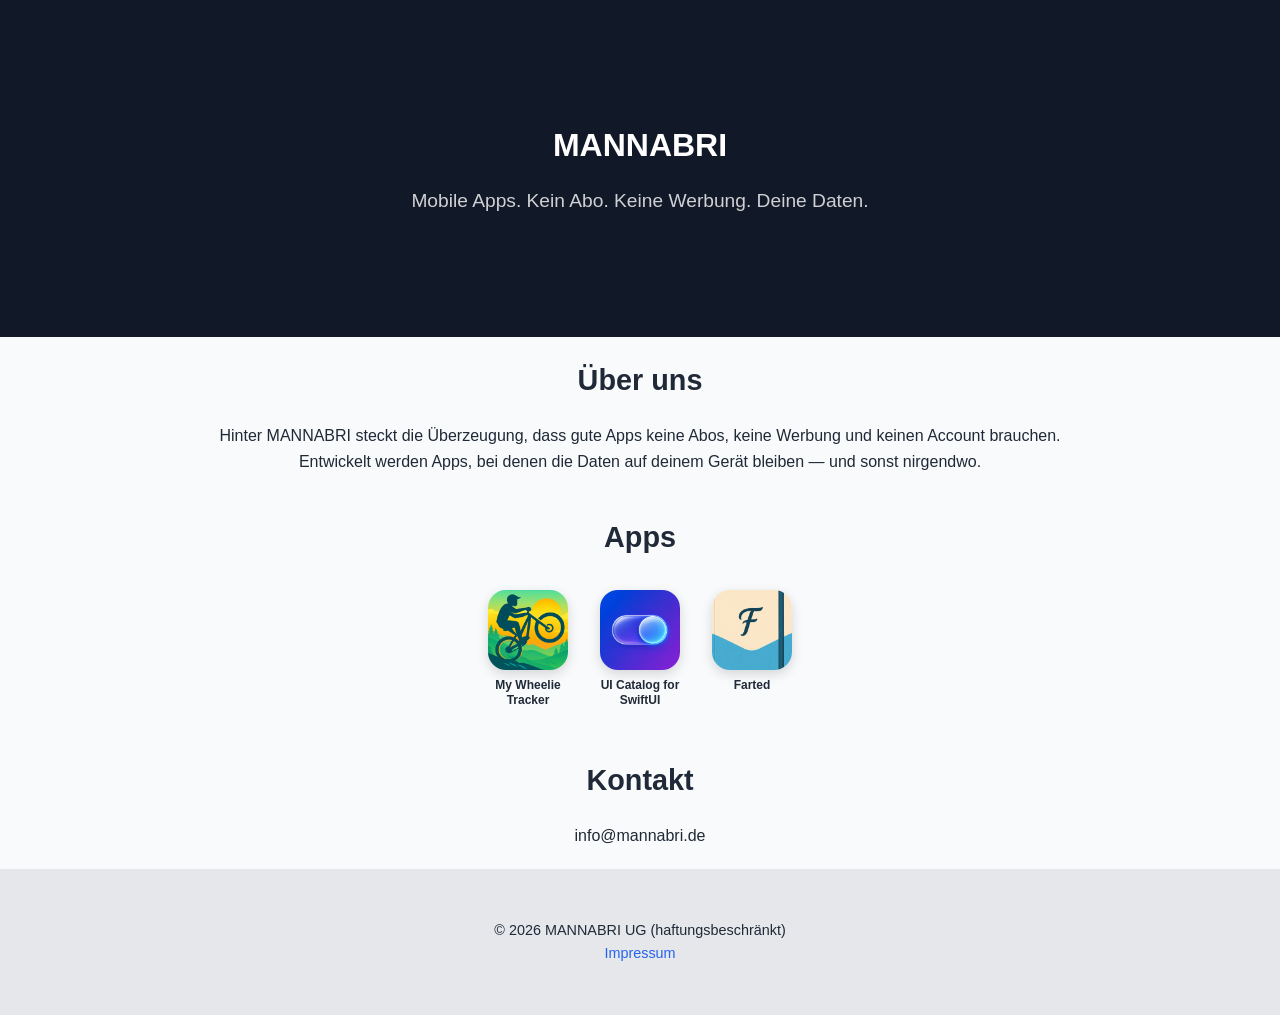
<file: index.html>
<!DOCTYPE html>
<html lang="de">
<head>
    <meta charset="UTF-8">
    <meta name="viewport" content="width=device-width, initial-scale=1.0">
    <title>MANNABRI</title>
    <meta name="description" content="MANNABRI UG (haftungsbeschränkt) – Mobile Apps. Kein Abo. Keine Werbung. Deine Daten.">
    <link rel="stylesheet" href="styles.css">
</head>
<body>

<header>
    <div class="container">
        <h1>MANNABRI</h1>
        <p class="subtitle">Mobile Apps. Kein Abo. Keine Werbung. Deine Daten.</p>
    </div>
</header>

<section class="about">
    <div class="container">
        <h2>Über uns</h2>
        <p>
            Hinter MANNABRI steckt die Überzeugung, dass gute Apps keine Abos, keine Werbung und keinen Account brauchen. Entwickelt werden Apps, bei denen die Daten auf deinem Gerät bleiben — und sonst nirgendwo.
        </p>
    </div>
</section>

<section class="apps">
    <div class="container">
        <h2>Apps</h2>
        <div class="app-grid">
            <a class="app-item" href="apps/my-wheelie-tracker/en/index.html">
                <div class="app-icon">
                    <img src="apps/my-wheelie-tracker/assets/icon.png" alt="Wheelie Tracker Icon">
                </div>
                <span class="app-name">My Wheelie Tracker</span>
            </a>
            <a class="app-item" href="apps/ui-catalog-for-swiftui/en/index.html">
                <div class="app-icon">
                    <img src="apps/ui-catalog-for-swiftui/assets/icon.png" alt="SwiftUI Catalog Icon">
                </div>
                <span class="app-name">UI Catalog for SwiftUI</span>
            </a>
            <a class="app-item" href="apps/farted/en/index.html">
                <div class="app-icon">
                    <img src="apps/farted/assets/icon.png" alt="Farted Icon">
                </div>
                <span class="app-name">Farted</span>
            </a>
        </div>
    </div>
</section>

<section class="contact">
    <div class="container">
        <h2>Kontakt</h2>
        <p>
            info@mannabri.de
        </p>
    </div>
</section>

<footer>
    <div class="container">
        <p>© 2026 MANNABRI UG (haftungsbeschränkt)</p>
        <p><a href="impressum.html">Impressum</a></p>
    </div>
</footer>

</body>
</html>
</file>
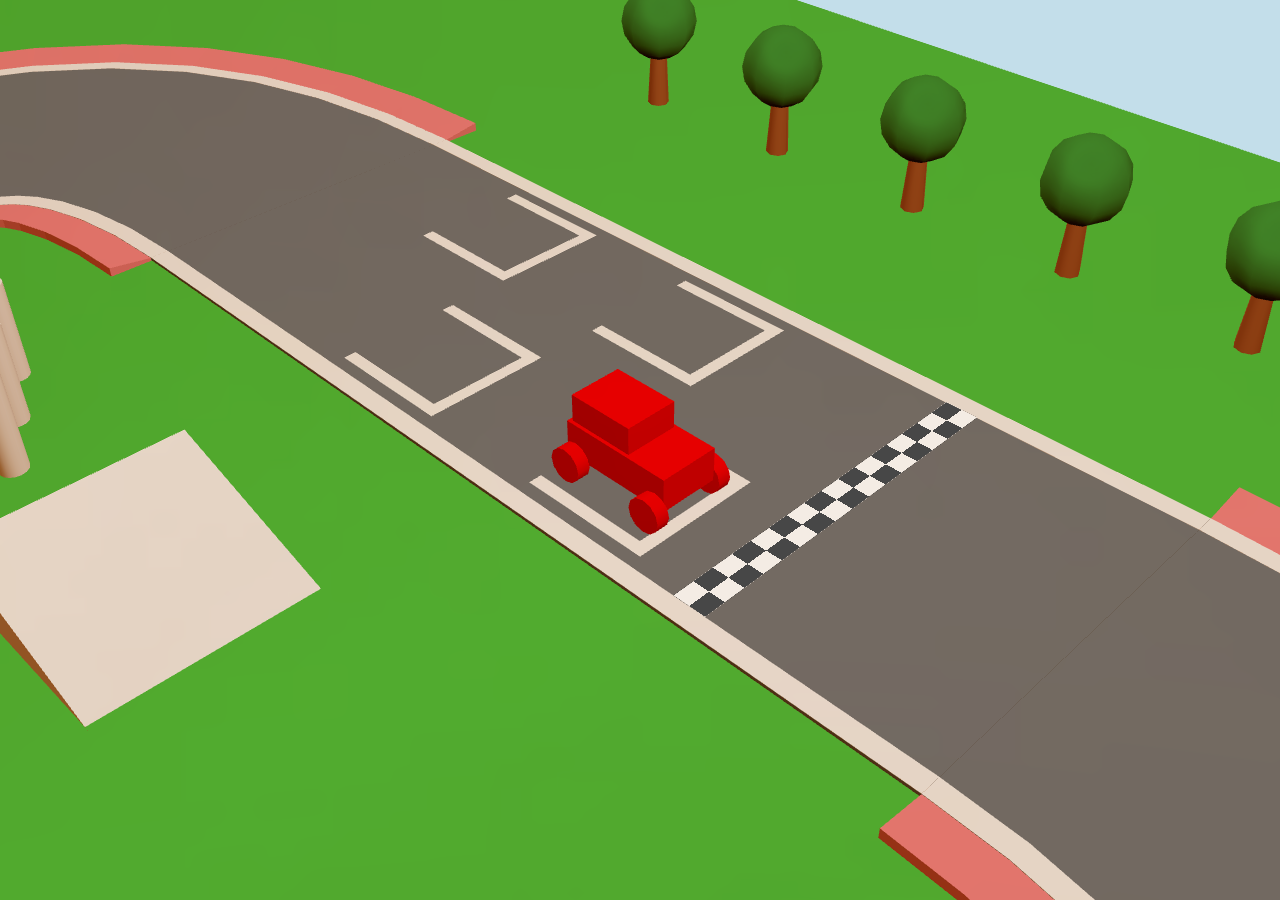
<file: portfolio/drive-around/index.html>
<!DOCTYPE html>
<html lang="en">
<head>
    <meta charset="UTF-8">
    <meta name="viewport" content="width=device-width, initial-scale=1.0">
    <title>Drive around</title>
  <script type="module" crossorigin src="/portfolio/drive-around/assets/index-DLiMNWbq.js"></script>
  <link rel="stylesheet" crossorigin href="/portfolio/drive-around/assets/index-D1AYqp2N.css">
</head>
<body>
    <canvas class="webgl"></canvas>
</body>
</html>
</file>
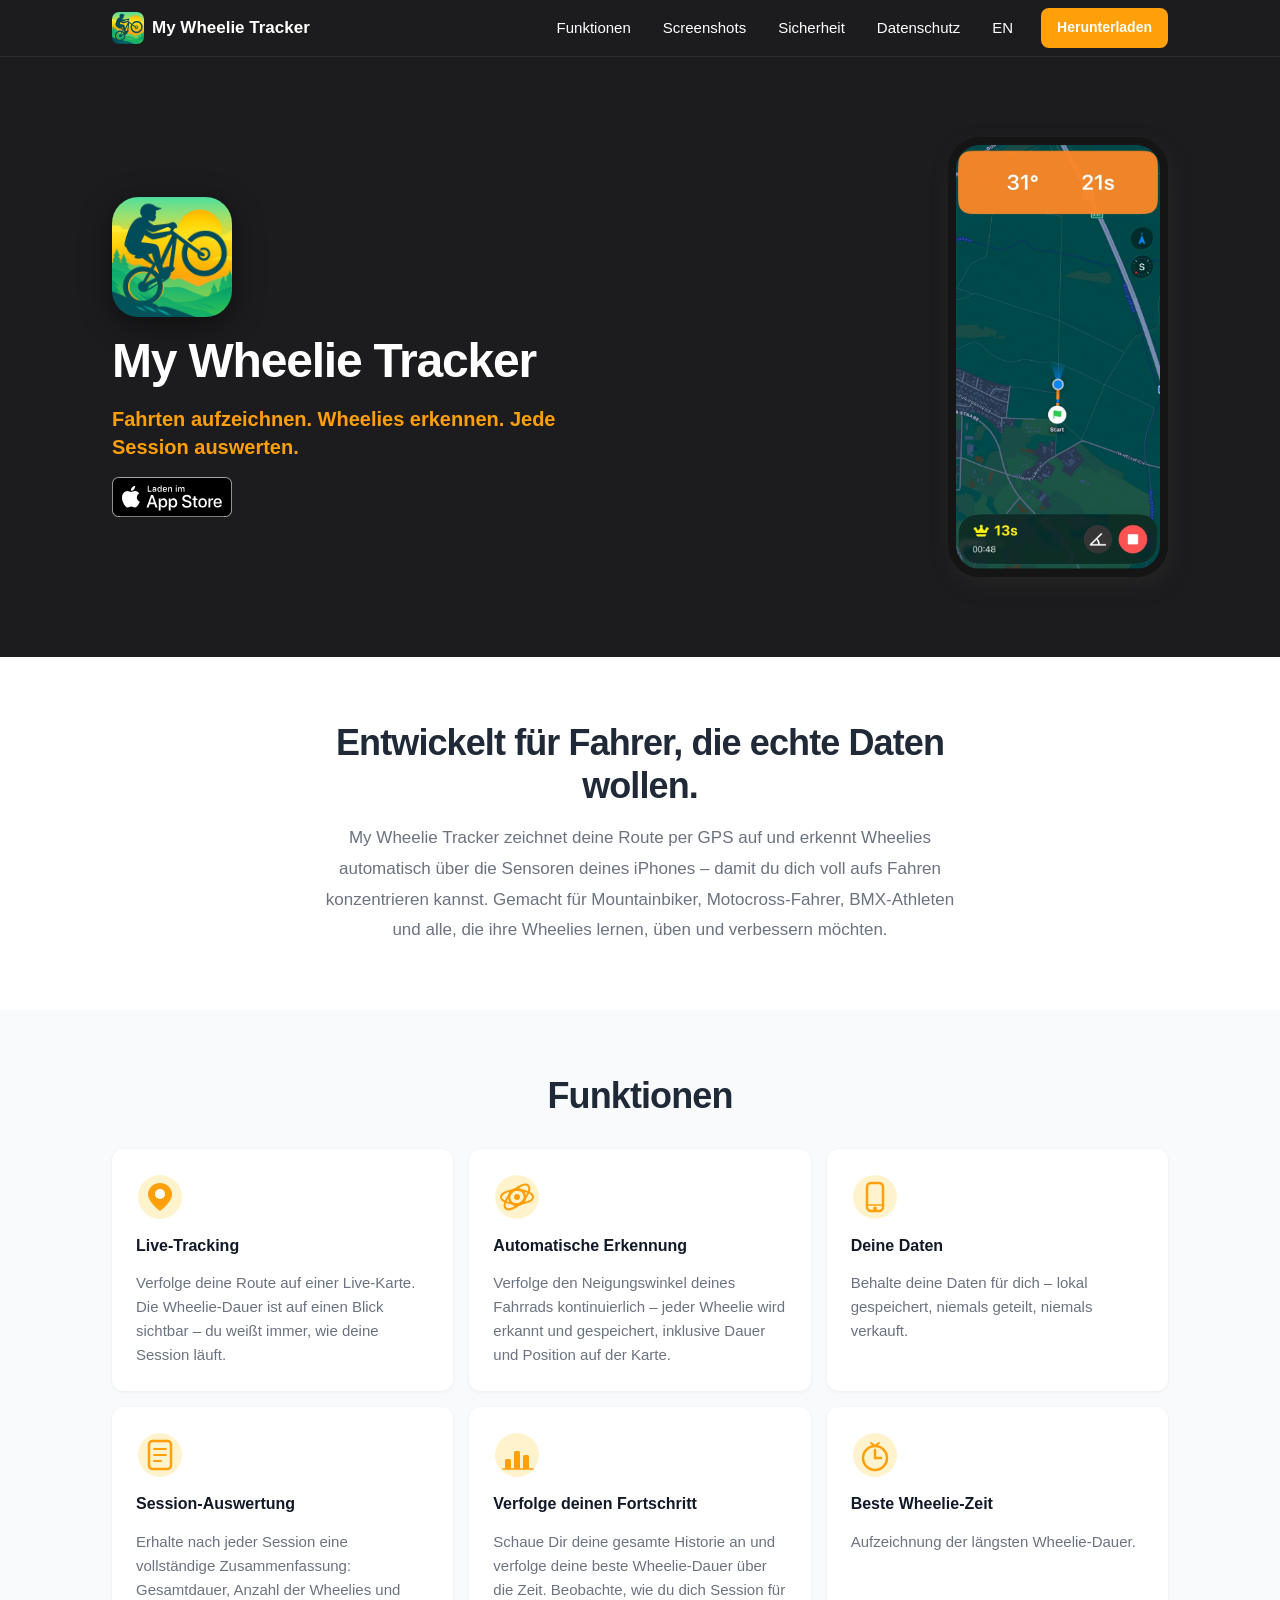
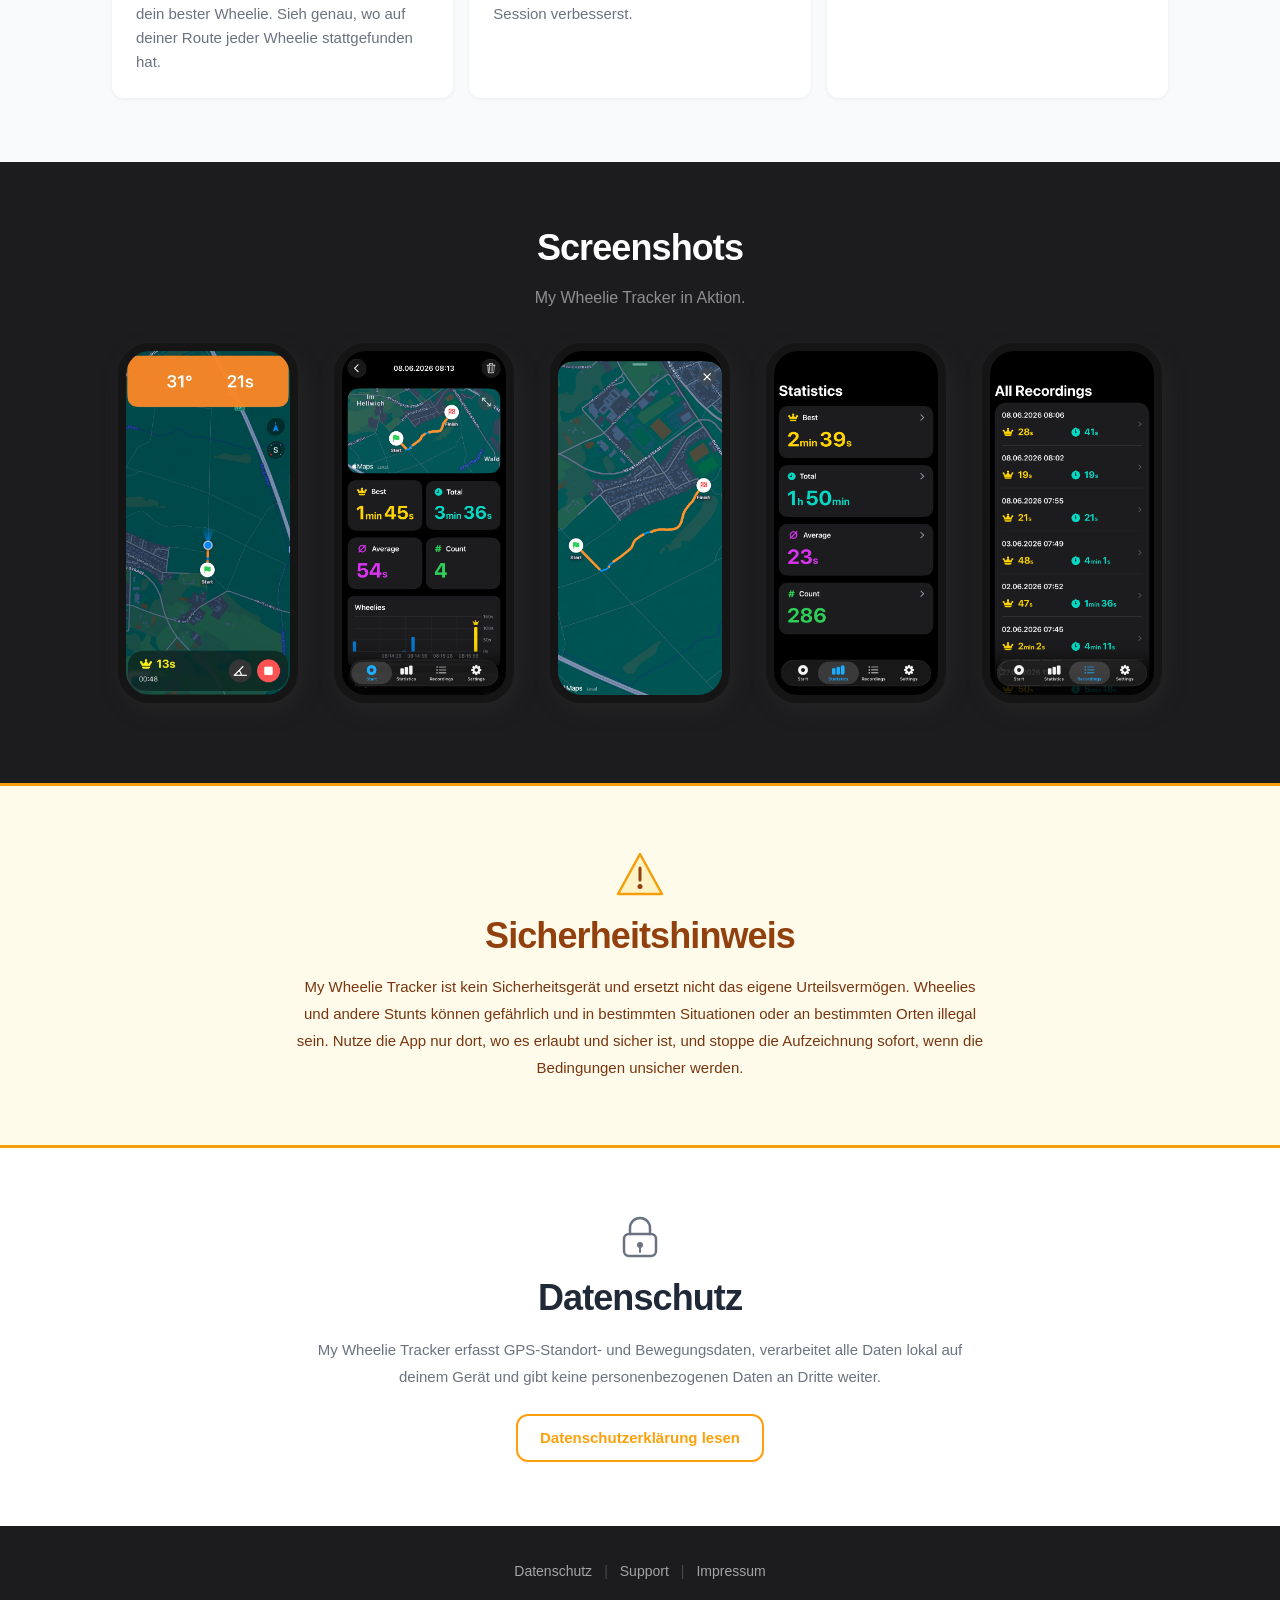
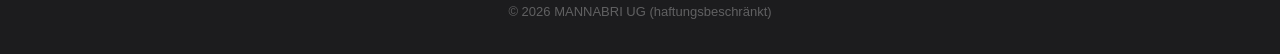
<file: apps/my-wheelie-tracker/de/index.html>
<!DOCTYPE html>
<html lang="de">

<head>
    <meta charset="UTF-8">
    <!-- Mobile viewport – required for responsive layout -->
    <meta name="viewport" content="width=device-width, initial-scale=1.0">
    <meta name="description"
        content="My Wheelie Tracker – GPS-Aufzeichnungs-App für iPhone. Zeichne deine Route auf, erkenne Wheelies automatisch und werte jede Session aus.">
    <!-- Open Graph tags for social sharing -->
    <meta property="og:title" content="My Wheelie Tracker">
    <meta property="og:description" content="Fahrten aufzeichnen. Wheelies erkennen. Jede Session auswerten.">
    <meta property="og:type" content="website">
    <title>My Wheelie Tracker – Deine Fahrten aufzeichnen</title>
    <!-- Alternate language versions -->
    <link rel="alternate" hreflang="en" href="../en/index.html">
    <link rel="alternate" hreflang="de" href="../de/index.html">
    <!-- App-specific stylesheet (separate from the MANNABRI company stylesheet) -->
    <link rel="stylesheet" href="../styles.css">
</head>

<body>

    <!-- ================================================================
       SKIP LINK
       Allows keyboard / screen-reader users to jump past the header.
       ================================================================ -->
    <a class="skip-link" href="#main-content">Zum Hauptinhalt springen</a>

    <!-- ================================================================
       HEADER / NAV
       ================================================================ -->
    <header class="site-header" role="banner">
        <div class="container header-inner">

            <a class="logo" href="index.html" aria-label="My Wheelie Tracker – Startseite">
                <img class="logo-icon" src="../assets/icon.png" alt="" width="32" height="32" aria-hidden="true">
                <span class="logo-text">My Wheelie Tracker</span>
            </a>

            <!-- Mobile navigation toggle (hamburger → X) -->
            <button class="nav-toggle" type="button" aria-expanded="false" aria-controls="primary-nav"
                aria-label="Navigationsmenü öffnen">
                <span class="hamburger" aria-hidden="true"></span>
            </button>

            <!-- Primary navigation
           Hidden on mobile by default; revealed by JS toggle (.is-open).
           Always visible on tablet/desktop via CSS media query.  -->
            <nav id="primary-nav" class="primary-nav" aria-label="Hauptnavigation">
                <ul role="list">
                    <li><a href="#features">Funktionen</a></li>
                    <li><a href="#screenshots">Screenshots</a></li>
                    <li><a href="#safety">Sicherheit</a></li>
                    <li><a href="#privacy">Datenschutz</a></li>
                    <li><a href="../en/index.html" lang="en" hreflang="en">EN</a></li>
                    <!-- Compact App Store CTA shown in the nav on wider screens -->
                    <li class="nav-cta">
                        <a href="https://apps.apple.com/app/my-wheelie-tracker/id6781165193" class="btn btn-primary" aria-label="My Wheelie Tracker im App Store herunterladen">
                            Herunterladen
                        </a>
                    </li>
                </ul>
            </nav>

        </div>
    </header>

    <!-- ================================================================
       MAIN CONTENT
       ================================================================ -->
    <main id="main-content">

        <!-- ------------------------------------------------------------
         HERO
         ------------------------------------------------------------ -->
        <section class="hero" aria-labelledby="hero-heading">
            <div class="container hero-inner">

                <div class="hero-text">
                    <img class="hero-app-icon" src="../assets/icon.png" alt="My Wheelie Tracker App-Icon" width="120" height="120">

                    <h1 id="hero-heading">My Wheelie Tracker</h1>
                    <p class="hero-tagline">Fahrten aufzeichnen. Wheelies erkennen. Jede Session auswerten.</p>

                    <a class="btn-app-store" href="https://apps.apple.com/app/my-wheelie-tracker/id6781165193" aria-label="Download My Wheelie Tracker on the App Store"
                        rel="noopener">
                        <img src="../assets/Download_on_the_App_Store_Badge_DE_RGB_blk_092917.svg"
                            alt="Download on the App Store">
                    </a>
                </div><!-- /.hero-text -->

                <img class="screenshot" src="../assets/recording.png" alt="My Wheelie Tracker showing a live route on the map" width="220" height="440">

            </div><!-- /.hero-inner -->
        </section><!-- /.hero -->

        <!-- ------------------------------------------------------------
         VALUE PROPOSITION
         ------------------------------------------------------------ -->
        <section class="section-value" aria-labelledby="value-heading">
            <div class="container">
                <h2 id="value-heading">Entwickelt für Fahrer, die echte Daten wollen.</h2>
                <p>
                    My Wheelie Tracker zeichnet deine Route per GPS auf und erkennt Wheelies 
                    automatisch über die Sensoren deines iPhones – damit du dich voll aufs Fahren 
                    konzentrieren kannst. Gemacht für Mountainbiker, Motocross-Fahrer, BMX-Athleten 
                    und alle, die ihre Wheelies lernen, üben und verbessern möchten.
                </p>
            </div>
        </section>

        <!-- ------------------------------------------------------------
         FEATURES
         ------------------------------------------------------------ -->
        <section id="features" class="section-features" aria-labelledby="features-heading">
            <div class="container">
                <h2 id="features-heading">Funktionen</h2>

                <ul class="feature-grid" role="list">

                    <!-- Feature: Live tracking -->
                    <li class="feature-card">
                        <svg class="feature-icon" viewBox="0 0 48 48" aria-hidden="true" focusable="false">
                            <circle cx="24" cy="24" r="22" fill="#fff3cd" />
                            <path
                                d="M24 10 C17 10 12 15.5 12 21.5 C12 29 24 38 24 38 S36 29 36 21.5 C36 15.5 31 10 24 10Z"
                                fill="#ff9f0a" />
                            <circle cx="24" cy="21" r="5" fill="#ffffff" />
                        </svg>
                        <h3>Live-Tracking</h3>
                        <p>Verfolge deine Route auf einer Live-Karte. Die Wheelie-Dauer ist auf einen Blick sichtbar – du weißt immer, wie deine Session läuft.</p>
                    </li>

                    <!-- Feature: Wheelie detection -->
                    <li class="feature-card">
                        <svg class="feature-icon" viewBox="0 0 48 48" aria-hidden="true" focusable="false">
                            <circle cx="24" cy="24" r="22" fill="#fff3cd" />
                            <circle cx="24" cy="24" r="8" stroke="#ff9f0a" stroke-width="2.5" fill="none" />
                            <ellipse cx="24" cy="24" rx="16" ry="7" stroke="#ff9f0a" stroke-width="2" fill="none" />
                            <ellipse cx="24" cy="24" rx="7" ry="16" stroke="#ff9f0a" stroke-width="2" fill="none"
                                transform="rotate(45 24 24)" />
                            <circle cx="24" cy="24" r="3" fill="#ff9f0a" />
                        </svg>
                        <h3>Automatische Erkennung</h3>
                        <p>Verfolge den Neigungswinkel deines Fahrrads kontinuierlich – jeder Wheelie wird erkannt und gespeichert, inklusive Dauer und Position auf der Karte.</p>
                    </li>

                    <!-- Feature: Local storage -->
                    <li class="feature-card">
                        <svg class="feature-icon" viewBox="0 0 48 48" aria-hidden="true" focusable="false">
                            <circle cx="24" cy="24" r="22" fill="#fff3cd" />
                            <!-- Phone outline -->
                            <rect x="16" y="10" width="16" height="28" rx="4" stroke="#ff9f0a" stroke-width="2.5"
                                fill="none" />
                            <line x1="16" y1="32" x2="32" y2="32" stroke="#ff9f0a" stroke-width="1.5" />
                            <circle cx="24" cy="35.5" r="2" fill="#ff9f0a" />
                        </svg>
                        <h3>Deine Daten</h3>
                        <p>Behalte deine Daten für dich – lokal gespeichert, niemals geteilt, niemals verkauft.</p>
                    </li>

                    <!-- Feature: Session details -->
                    <li class="feature-card">
                        <svg class="feature-icon" viewBox="0 0 48 48" aria-hidden="true" focusable="false">
                            <circle cx="24" cy="24" r="22" fill="#fff3cd" />
                            <rect x="13" y="10" width="22" height="28" rx="3.5" fill="none" stroke="#ff9f0a" stroke-width="2.5" />
                            <line x1="18" y1="18" x2="30" y2="18" stroke="#ff9f0a" stroke-width="2" stroke-linecap="round" />
                            <line x1="18" y1="24" x2="30" y2="24" stroke="#ff9f0a" stroke-width="2" stroke-linecap="round" />
                            <line x1="18" y1="30" x2="25" y2="30" stroke="#ff9f0a" stroke-width="2" stroke-linecap="round" />
                        </svg>
                        <h3>Session-Auswertung</h3>
                        <p>Erhalte nach jeder Session eine vollständige Zusammenfassung: Gesamtdauer, Anzahl der Wheelies und dein bester Wheelie. Sieh genau, wo auf deiner Route jeder Wheelie stattgefunden hat.</p>
                    </li>
                    
                    <!-- Feature: Ride stats -->
                    <li class="feature-card">
                        <svg class="feature-icon" viewBox="0 0 48 48" aria-hidden="true" focusable="false">
                            <circle cx="24" cy="24" r="22" fill="#fff3cd" />
                            <rect x="12" y="28" width="6" height="10" rx="1.5" fill="#ff9f0a" />
                            <rect x="21" y="20" width="6" height="18" rx="1.5" fill="#ff9f0a" />
                            <rect x="30" y="24" width="6" height="14" rx="1.5" fill="#ff9f0a" />
                            <line x1="10" y1="38" x2="40" y2="38" stroke="#ff9f0a" stroke-width="1.5"
                                stroke-linecap="round" />
                        </svg>
                        <h3>Verfolge deinen Fortschritt</h3>
                        <p>Schaue Dir deine gesamte Historie an und verfolge deine beste Wheelie-Dauer über die Zeit. Beobachte, wie du dich Session für Session verbesserst.</p>
                    </li>

                    <!-- Feature: Best wheelie time -->
                    <li class="feature-card">
                        <svg class="feature-icon" viewBox="0 0 48 48" aria-hidden="true" focusable="false">
                            <circle cx="24" cy="24" r="22" fill="#fff3cd" />
                            <circle cx="24" cy="27" r="12" stroke="#ff9f0a" stroke-width="2.5" fill="none" />
                            <line x1="20" y1="12" x2="24" y2="15" stroke="#ff9f0a" stroke-width="2" stroke-linecap="round" />
                            <line x1="28" y1="12" x2="24" y2="15" stroke="#ff9f0a" stroke-width="2" stroke-linecap="round" />
                            <line x1="24" y1="27" x2="24" y2="19" stroke="#ff9f0a" stroke-width="2.5" stroke-linecap="round" />
                            <line x1="24" y1="27" x2="30" y2="27" stroke="#ff9f0a" stroke-width="2.5" stroke-linecap="round" />
                        </svg>
                        <h3>Beste Wheelie-Zeit</h3>
                        <p>Aufzeichnung der längsten Wheelie-Dauer.</p>
                    </li>

                </ul>
            </div>
        </section><!-- /#features -->

        <!-- ------------------------------------------------------------
         SCREENSHOTS
         ------------------------------------------------------------ -->
        <section id="screenshots" class="section-screenshots" aria-labelledby="screenshots-heading">
            <div class="container">
                <h2 id="screenshots-heading">Screenshots</h2>
                <p class="section-intro">My Wheelie Tracker in Aktion.</p>

                <div class="screenshot-track" role="list" aria-label="App-Screenshots">

                    <figure class="screenshot-item" role="listitem">
                        <img class="screenshot" src="../assets/recording.png" alt="My Wheelie Tracker showing a live route on the map" width="220" height="440">
                    </figure>

                    <figure class="screenshot-item" role="listitem">
                        <img class="screenshot" src="../assets/recording-detail.png" alt="My Wheelie Tracker showing a live route on the map" width="220" height="440">
                    </figure>

                    <figure class="screenshot-item" role="listitem">
                        <img class="screenshot" src="../assets/recording-detail-map.png" alt="My Wheelie Tracker showing a live route on the map" width="220" height="440">
                    </figure>

                    <figure class="screenshot-item" role="listitem">
                        <img class="screenshot" src="../assets/statistics.png" alt="My Wheelie Tracker showing a live route on the map" width="220" height="440">
                    </figure>
                    
                    <figure class="screenshot-item" role="listitem">
                        <img class="screenshot" src="../assets/recordings.png" alt="My Wheelie Tracker showing a live route on the map" width="220" height="440">
                    </figure>

                </div><!-- /.screenshot-track -->
            </div>
        </section><!-- /#screenshots -->

        <!-- ------------------------------------------------------------
         SAFETY NOTICE
         ------------------------------------------------------------ -->
        <section id="safety" class="section-safety" aria-labelledby="safety-heading">
            <div class="container">
                <!-- Warning triangle icon -->
                <svg class="safety-icon" viewBox="0 0 52 48" xmlns="http://www.w3.org/2000/svg" width="52" height="48"
                    aria-hidden="true" focusable="false">
                    <path d="M26 4 L48 44 H4 Z" fill="#fef3c7" stroke="#f59e0b" stroke-width="2.5"
                        stroke-linejoin="round" />
                    <line x1="26" y1="18" x2="26" y2="30" stroke="#92400e" stroke-width="3" stroke-linecap="round" />
                    <circle cx="26" cy="36.5" r="2.5" fill="#92400e" />
                </svg>
                <h2 id="safety-heading">Sicherheitshinweis</h2>
                <p>
                    My Wheelie Tracker ist kein Sicherheitsgerät und ersetzt nicht das eigene Urteilsvermögen.
                    Wheelies und andere Stunts können gefährlich und in bestimmten Situationen oder
                    an bestimmten Orten illegal sein. Nutze die App nur dort, wo es erlaubt und sicher ist,
                    und stoppe die Aufzeichnung sofort, wenn die Bedingungen unsicher werden.
                </p>
            </div>
        </section>

        <!-- ------------------------------------------------------------
         PRIVACY
         ------------------------------------------------------------ -->
        <section id="privacy" class="section-privacy" aria-labelledby="privacy-heading">
            <div class="container">
                <!-- Lock icon -->
                <svg class="privacy-icon" viewBox="0 0 48 48" xmlns="http://www.w3.org/2000/svg" width="48" height="48"
                    aria-hidden="true" focusable="false">
                    <rect x="8" y="22" width="32" height="22" rx="5" fill="none" stroke="currentColor"
                        stroke-width="2.5" />
                    <path d="M14 22 V16 a10 10 0 0 1 20 0 V22" fill="none" stroke="currentColor" stroke-width="2.5"
                        stroke-linecap="round" />
                    <circle cx="24" cy="33" r="3" fill="currentColor" />
                    <line x1="24" y1="36" x2="24" y2="40" stroke="currentColor" stroke-width="2"
                        stroke-linecap="round" />
                </svg>
                <h2 id="privacy-heading">Datenschutz</h2>
                <p>
                    My Wheelie Tracker erfasst GPS-Standort- und Bewegungsdaten, verarbeitet alle Daten lokal
                    auf deinem Gerät und gibt keine personenbezogenen Daten an Dritte weiter.
                </p>
                <a href="datenschutz.html" class="btn btn-secondary">Datenschutzerklärung lesen</a>
            </div>
        </section>

    </main><!-- /#main-content -->

    <!-- ================================================================
       FOOTER
       ================================================================ -->
    <footer class="site-footer" role="contentinfo">
        <div class="container footer-inner">
            <nav aria-label="Footer">
                <ul role="list" class="footer-links">
                    <li><a href="datenschutz.html">Datenschutz</a></li>
                    <li class="footer-sep" aria-hidden="true">|</li>
                    <li><a href="mailto:info@mannabri.de">Support</a></li>
                    <li class="footer-sep" aria-hidden="true">|</li>
                    <li><a href="../../../impressum.html">Impressum</a></li>
                </ul>
            </nav>
            <p class="footer-copy">&copy; 2026 MANNABRI UG (haftungsbeschränkt)</p>
        </div>
    </footer>

    <!-- ================================================================
       SCRIPT – mobile navigation toggle (no external dependencies)
       ================================================================ -->
    <script>
        (function () {
            'use strict';

            var toggle = document.querySelector('.nav-toggle');
            var nav = document.getElementById('primary-nav');

            if (!toggle || !nav) { return; }

            // Toggle the mobile nav open/closed
            toggle.addEventListener('click', function () {
                var isOpen = nav.classList.toggle('is-open');
                toggle.setAttribute('aria-expanded', String(isOpen));
                toggle.setAttribute(
                    'aria-label',
                    isOpen ? 'Navigationsmenü schließen' : 'Navigationsmenü öffnen'
                );
            });

            // Close nav when any nav link is clicked (smooth UX on mobile)
            nav.querySelectorAll('a').forEach(function (link) {
                link.addEventListener('click', function () {
                    nav.classList.remove('is-open');
                    toggle.setAttribute('aria-expanded', 'false');
                    toggle.setAttribute('aria-label', 'Navigationsmenü öffnen');
                });
            });

            // Close nav on Escape key, return focus to toggle
            document.addEventListener('keydown', function (e) {
                if (e.key === 'Escape' && nav.classList.contains('is-open')) {
                    nav.classList.remove('is-open');
                    toggle.setAttribute('aria-expanded', 'false');
                    toggle.setAttribute('aria-label', 'Navigationsmenü öffnen');
                    toggle.focus();
                }
            });
        }());
    </script>

</body>

</html>
</file>
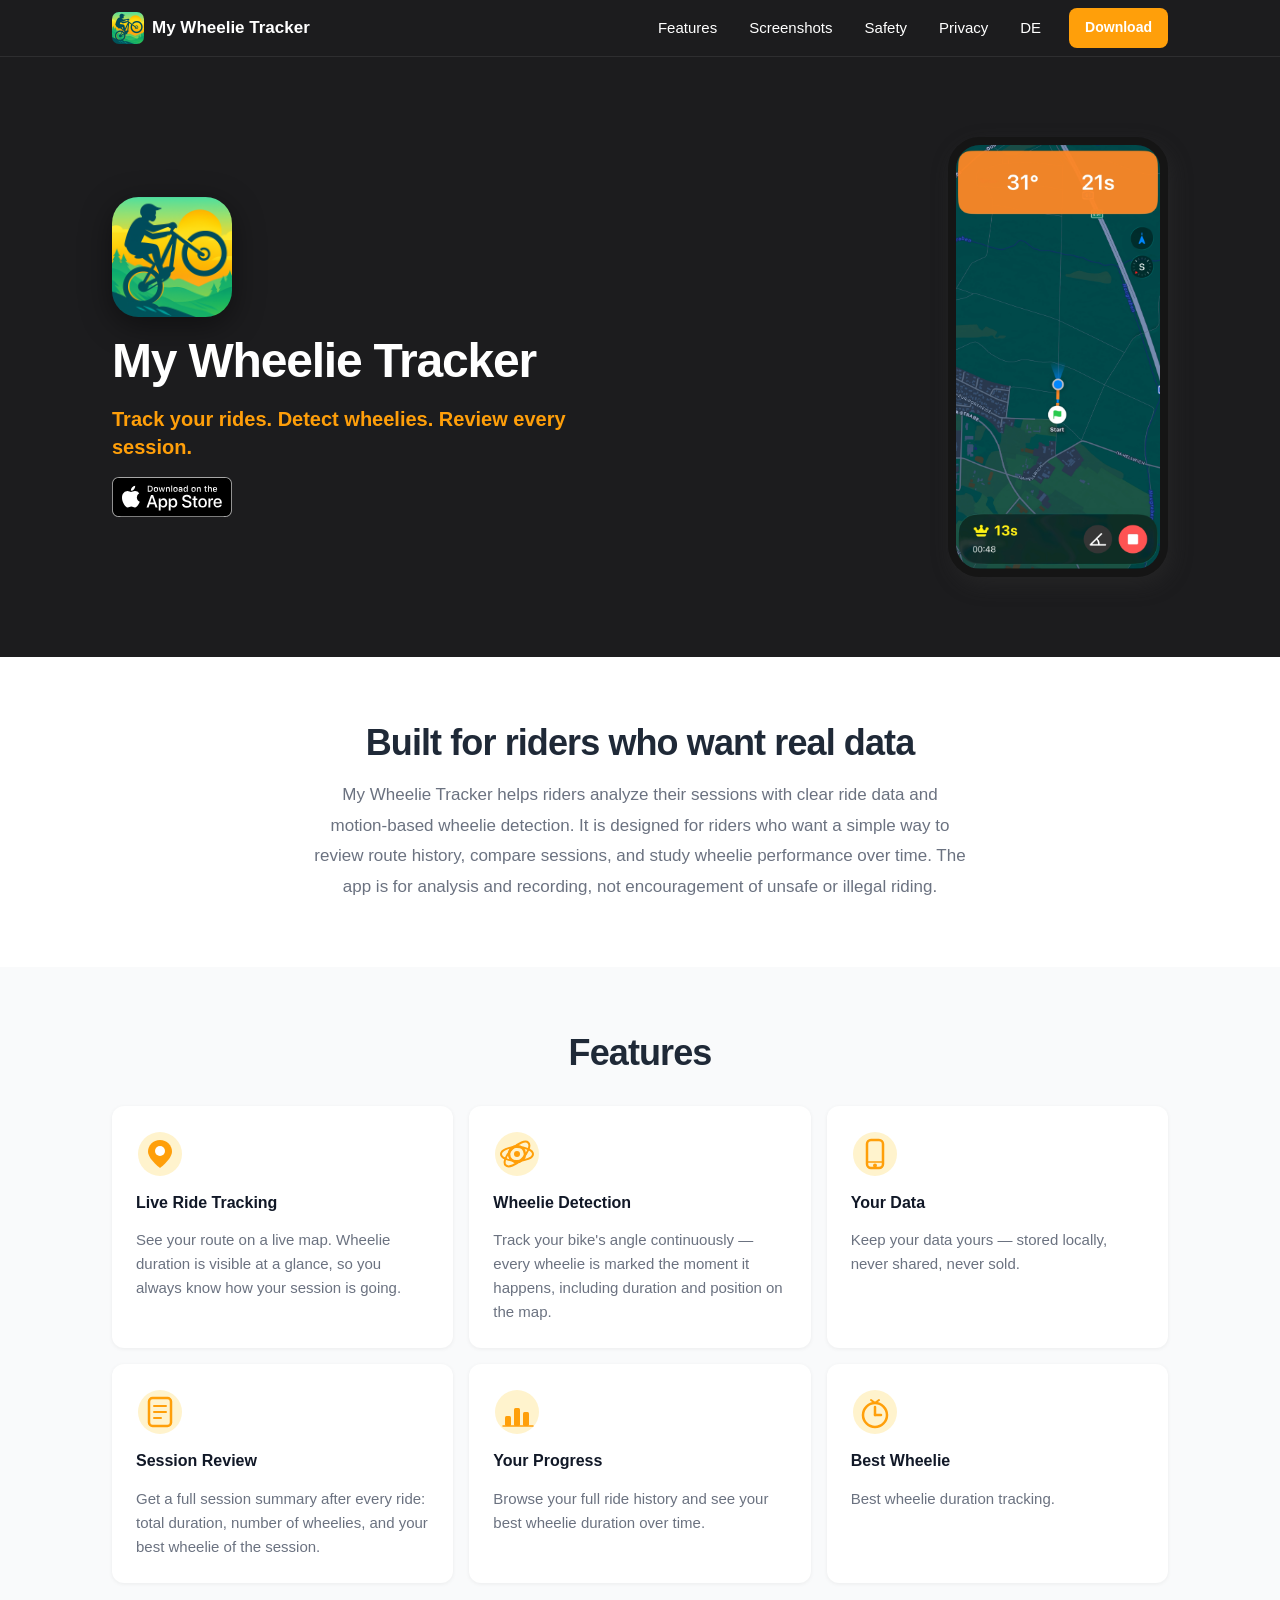
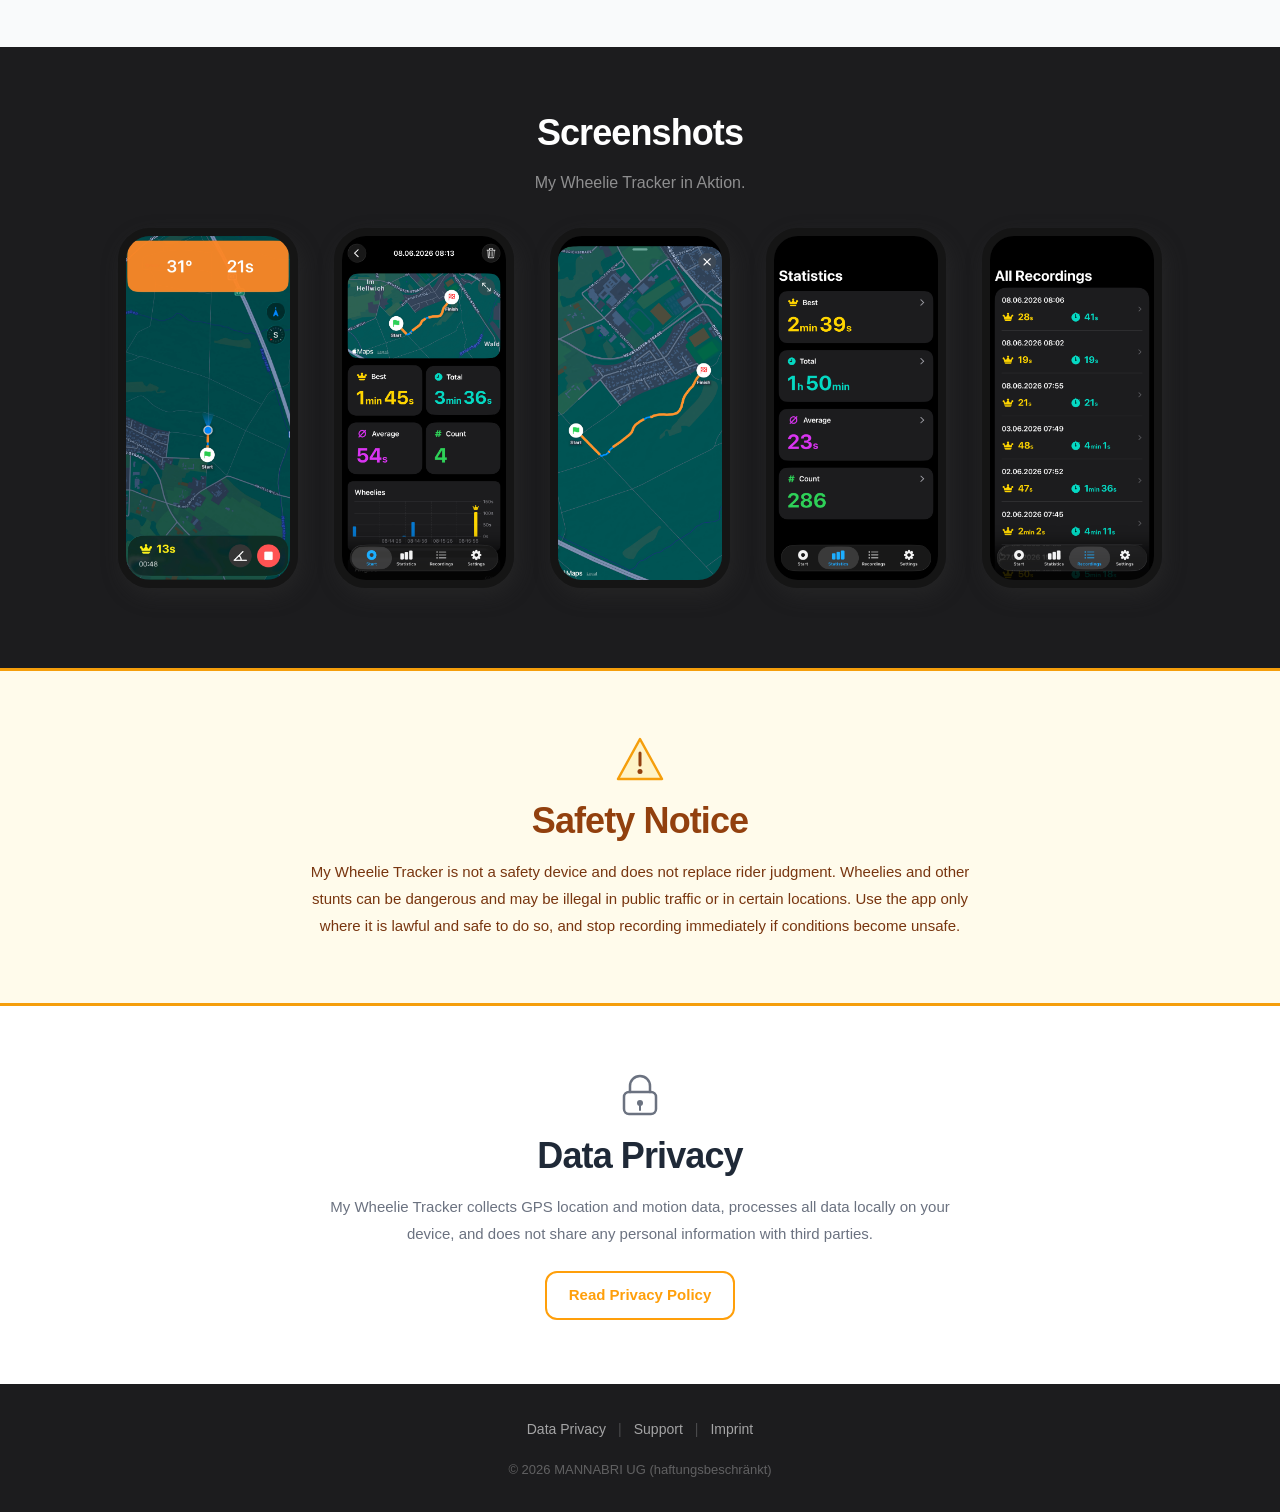
<file: apps/my-wheelie-tracker/en/index.html>
<!DOCTYPE html>
<html lang="en">

<head>
    <meta charset="UTF-8">
    <!-- Mobile viewport – required for responsive layout -->
    <meta name="viewport" content="width=device-width, initial-scale=1.0">
    <meta name="description"
        content="Wheelie Tracker – GPS ride-tracking app for iPhone. Record your route, detect wheelies automatically, and review every session.">
    <!-- Open Graph tags for social sharing -->
    <meta property="og:title" content="Wheelie Tracker">
    <meta property="og:description" content="Track your rides. Detect wheelies. Review every session.">
    <meta property="og:type" content="website">
    <title>Wheelie Tracker – Track Your Rides</title>
    <!-- Alternate language versions -->
    <link rel="alternate" hreflang="en" href="../en/index.html">
    <link rel="alternate" hreflang="de" href="../de/index.html">
    <!-- App-specific stylesheet (separate from the MANNABRI company stylesheet) -->
    <link rel="stylesheet" href="../styles.css">
</head>

<body>

    <!-- ================================================================
       SKIP LINK
       Allows keyboard / screen-reader users to jump past the header.
       ================================================================ -->
    <a class="skip-link" href="#main-content">Skip to main content</a>

    <!-- ================================================================
       HEADER / NAV
       ================================================================ -->
    <header class="site-header" role="banner">
        <div class="container header-inner">

            <a class="logo" href="index.html" aria-label="My Wheelie Tracker – homepage">
                <img class="logo-icon" src="../assets/icon.png" alt="" width="32" height="32" aria-hidden="true">
                <span class="logo-text">My Wheelie Tracker</span>
            </a>

            <!-- Mobile navigation toggle (hamburger → X) -->
            <button class="nav-toggle" type="button" aria-expanded="false" aria-controls="primary-nav"
                aria-label="Open navigation menu">
                <span class="hamburger" aria-hidden="true"></span>
            </button>

            <!-- Primary navigation
           Hidden on mobile by default; revealed by JS toggle (.is-open).
           Always visible on tablet/desktop via CSS media query.  -->
            <nav id="primary-nav" class="primary-nav" aria-label="Primary">
                <ul role="list">
                    <li><a href="#features">Features</a></li>
                    <li><a href="#screenshots">Screenshots</a></li>
                    <li><a href="#safety">Safety</a></li>
                    <li><a href="#privacy">Privacy</a></li>
                    <li><a href="../de/index.html" lang="de" hreflang="de">DE</a></li>
                    <!-- Compact App Store CTA shown in the nav on wider screens -->
                    <li class="nav-cta">
                        <a href="https://apps.apple.com/app/my-wheelie-tracker/id6781165193" class="btn btn-primary" aria-label="Download My Wheelie Tracker on the App Store">
                            Download
                        </a>
                    </li>
                </ul>
            </nav>

        </div>
    </header>

    <!-- ================================================================
       MAIN CONTENT
       ================================================================ -->
    <main id="main-content">

        <!-- ------------------------------------------------------------
         HERO
         ------------------------------------------------------------ -->
        <section class="hero" aria-labelledby="hero-heading">
            <div class="container hero-inner">

                <div class="hero-text">
                    <img class="hero-app-icon" src="../assets/icon.png" alt="My Wheelie Tracker app icon" width="120" height="120">

                    <h1 id="hero-heading">My Wheelie Tracker</h1>
                    <p class="hero-tagline">Track your rides. Detect wheelies. Review every session.</p>

                    <a class="btn-app-store" href="https://apps.apple.com/app/my-wheelie-tracker/id6781165193" aria-label="Download My Wheelie Tracker on the App Store"
                        rel="noopener">
                        <img src="../assets/Download_on_the_App_Store_Badge_US-UK_RGB_blk_092917.svg"
                            alt="Download on the App Store">
                    </a>
                </div><!-- /.hero-text -->

                <img class="screenshot" src="../assets/recording.png" alt="My Wheelie Tracker showing a live route on the map" width="220" height="440">

            </div><!-- /.hero-inner -->
        </section><!-- /.hero -->

        <!-- ------------------------------------------------------------
         VALUE PROPOSITION
         ------------------------------------------------------------ -->
        <section class="section-value" aria-labelledby="value-heading">
            <div class="container">
                <h2 id="value-heading">Built for riders who want real data</h2>
                <p>
                    My Wheelie Tracker helps riders analyze their sessions with clear ride data and
                    motion-based wheelie detection. It is designed for riders who want a simple way
                    to review route history, compare sessions, and study wheelie performance over
                    time. The app is for analysis and recording, not encouragement of unsafe or
                    illegal riding.
                </p>
            </div>
        </section>

        <!-- ------------------------------------------------------------
         FEATURES
         ------------------------------------------------------------ -->
        <section id="features" class="section-features" aria-labelledby="features-heading">
            <div class="container">
                <h2 id="features-heading">Features</h2>

                <ul class="feature-grid" role="list">

                    <!-- Feature: Live tracking -->
                    <li class="feature-card">
                        <svg class="feature-icon" viewBox="0 0 48 48" aria-hidden="true" focusable="false">
                            <circle cx="24" cy="24" r="22" fill="#fff3cd" />
                            <path
                                d="M24 10 C17 10 12 15.5 12 21.5 C12 29 24 38 24 38 S36 29 36 21.5 C36 15.5 31 10 24 10Z"
                                fill="#ff9f0a" />
                            <circle cx="24" cy="21" r="5" fill="#ffffff" />
                        </svg>
                        <h3>Live Ride Tracking</h3>
                        <!-- <p>Live ride tracking on a map.</p> -->
                        <p>See your route on a live map. Wheelie duration is visible at a glance, so you always know how your session is going.</p>
                    </li>

                    <!-- Feature: Wheelie detection -->
                    <li class="feature-card">
                        <svg class="feature-icon" viewBox="0 0 48 48" aria-hidden="true" focusable="false">
                            <circle cx="24" cy="24" r="22" fill="#fff3cd" />
                            <circle cx="24" cy="24" r="8" stroke="#ff9f0a" stroke-width="2.5" fill="none" />
                            <ellipse cx="24" cy="24" rx="16" ry="7" stroke="#ff9f0a" stroke-width="2" fill="none" />
                            <ellipse cx="24" cy="24" rx="7" ry="16" stroke="#ff9f0a" stroke-width="2" fill="none"
                                transform="rotate(45 24 24)" />
                            <circle cx="24" cy="24" r="3" fill="#ff9f0a" />
                        </svg>
                        <h3>Wheelie Detection</h3>
                        <p>Track your bike's angle continuously — every wheelie is marked the moment it happens, including duration and position on the map.</p>
                    </li>

                    <!-- Feature: Your data -->
                    <li class="feature-card">
                        <svg class="feature-icon" viewBox="0 0 48 48" aria-hidden="true" focusable="false">
                            <circle cx="24" cy="24" r="22" fill="#fff3cd" />
                            <!-- Phone outline -->
                            <rect x="16" y="10" width="16" height="28" rx="4" stroke="#ff9f0a" stroke-width="2.5"
                                fill="none" />
                            <line x1="16" y1="32" x2="32" y2="32" stroke="#ff9f0a" stroke-width="1.5" />
                            <circle cx="24" cy="35.5" r="2" fill="#ff9f0a" />
                        </svg>
                        <h3>Your Data</h3>
                        <p>Keep your data yours — stored locally, never shared, never sold.</p>
                    </li>

                    <!-- Feature: Session details -->
                    <li class="feature-card">
                        <svg class="feature-icon" viewBox="0 0 48 48" aria-hidden="true" focusable="false">
                            <circle cx="24" cy="24" r="22" fill="#fff3cd" />
                            <rect x="13" y="10" width="22" height="28" rx="3.5" fill="none" stroke="#ff9f0a" stroke-width="2.5" />
                            <line x1="18" y1="18" x2="30" y2="18" stroke="#ff9f0a" stroke-width="2" stroke-linecap="round" />
                            <line x1="18" y1="24" x2="30" y2="24" stroke="#ff9f0a" stroke-width="2" stroke-linecap="round" />
                            <line x1="18" y1="30" x2="25" y2="30" stroke="#ff9f0a" stroke-width="2" stroke-linecap="round" />
                        </svg>
                        <h3>Session Review</h3>
                        <p>Get a full session summary after every ride: total duration, number of wheelies, and your best wheelie of the session.</p>
                    </li>

                    <!-- Feature: Compare Your Progress -->
                    <li class="feature-card">
                        <svg class="feature-icon" viewBox="0 0 48 48" aria-hidden="true" focusable="false">
                            <circle cx="24" cy="24" r="22" fill="#fff3cd" />
                            <rect x="12" y="28" width="6" height="10" rx="1.5" fill="#ff9f0a" />
                            <rect x="21" y="20" width="6" height="18" rx="1.5" fill="#ff9f0a" />
                            <rect x="30" y="24" width="6" height="14" rx="1.5" fill="#ff9f0a" />
                            <line x1="10" y1="38" x2="40" y2="38" stroke="#ff9f0a" stroke-width="1.5"
                                stroke-linecap="round" />
                        </svg>
                        <h3>Your Progress</h3>
                        <p>Browse your full ride history and see your best wheelie duration over time.</p>
                    </li>

                    <!-- Feature: Best wheelie time -->
                    <li class="feature-card">
                        <svg class="feature-icon" viewBox="0 0 48 48" aria-hidden="true" focusable="false">
                            <circle cx="24" cy="24" r="22" fill="#fff3cd" />
                            <circle cx="24" cy="27" r="12" stroke="#ff9f0a" stroke-width="2.5" fill="none" />
                            <line x1="20" y1="12" x2="24" y2="15" stroke="#ff9f0a" stroke-width="2" stroke-linecap="round" />
                            <line x1="28" y1="12" x2="24" y2="15" stroke="#ff9f0a" stroke-width="2" stroke-linecap="round" />
                            <line x1="24" y1="27" x2="24" y2="19" stroke="#ff9f0a" stroke-width="2.5" stroke-linecap="round" />
                            <line x1="24" y1="27" x2="30" y2="27" stroke="#ff9f0a" stroke-width="2.5" stroke-linecap="round" />
                        </svg>
                        <h3>Best Wheelie</h3>
                        <p>Best wheelie duration tracking.</p>
                    </li>

                    

                </ul>
            </div>
        </section><!-- /#features -->

        <!-- ------------------------------------------------------------
         SCREENSHOTS
         ------------------------------------------------------------ -->
        <section id="screenshots" class="section-screenshots" aria-labelledby="screenshots-heading">
            <div class="container">
                <h2 id="screenshots-heading">Screenshots</h2>
                <p class="section-intro">My Wheelie Tracker in Aktion.</p>

                <div class="screenshot-track" role="list" aria-label="App-Screenshots">

                    <figure class="screenshot-item" role="listitem">
                        <img class="screenshot" src="../assets/recording.png" alt="My Wheelie Tracker showing a live route on the map" width="220" height="440">
                    </figure>

                    <figure class="screenshot-item" role="listitem">
                        <img class="screenshot" src="../assets/recording-detail.png" alt="My Wheelie Tracker showing a live route on the map" width="220" height="440">
                    </figure>

                    <figure class="screenshot-item" role="listitem">
                        <img class="screenshot" src="../assets/recording-detail-map.png" alt="My Wheelie Tracker showing a live route on the map" width="220" height="440">
                    </figure>

                    <figure class="screenshot-item" role="listitem">
                        <img class="screenshot" src="../assets/statistics.png" alt="My Wheelie Tracker showing a live route on the map" width="220" height="440">
                    </figure>
                    
                    <figure class="screenshot-item" role="listitem">
                        <img class="screenshot" src="../assets/recordings.png" alt="My Wheelie Tracker showing a live route on the map" width="220" height="440">
                    </figure>

                </div><!-- /.screenshot-track -->
            </div>
        </section><!-- /#screenshots -->

        <!-- ------------------------------------------------------------
         SAFETY NOTICE
         ------------------------------------------------------------ -->
        <section id="safety" class="section-safety" aria-labelledby="safety-heading">
            <div class="container">
                <!-- Warning triangle icon -->
                <svg class="safety-icon" viewBox="0 0 52 48" xmlns="http://www.w3.org/2000/svg" width="52" height="48"
                    aria-hidden="true" focusable="false">
                    <path d="M26 4 L48 44 H4 Z" fill="#fef3c7" stroke="#f59e0b" stroke-width="2.5"
                        stroke-linejoin="round" />
                    <line x1="26" y1="18" x2="26" y2="30" stroke="#92400e" stroke-width="3" stroke-linecap="round" />
                    <circle cx="26" cy="36.5" r="2.5" fill="#92400e" />
                </svg>
                <h2 id="safety-heading">Safety Notice</h2>
                <p>
                    My Wheelie Tracker is not a safety device and does not replace rider judgment.
                    Wheelies and other stunts can be dangerous and may be illegal in public traffic
                    or in certain locations. Use the app only where it is lawful and safe to do so,
                    and stop recording immediately if conditions become unsafe.
                </p>
            </div>
        </section>

        <!-- ------------------------------------------------------------
         PRIVACY
         ------------------------------------------------------------ -->
        <section id="privacy" class="section-privacy" aria-labelledby="privacy-heading">
            <div class="container">
                <!-- Lock icon -->
                <svg class="privacy-icon" viewBox="0 0 48 48" xmlns="http://www.w3.org/2000/svg" width="48" height="48"
                    aria-hidden="true" focusable="false">
                    <rect x="8" y="22" width="32" height="22" rx="5" fill="none" stroke="currentColor"
                        stroke-width="2.5" />
                    <path d="M14 22 V16 a10 10 0 0 1 20 0 V22" fill="none" stroke="currentColor" stroke-width="2.5"
                        stroke-linecap="round" />
                    <circle cx="24" cy="33" r="3" fill="currentColor" />
                    <line x1="24" y1="36" x2="24" y2="40" stroke="currentColor" stroke-width="2"
                        stroke-linecap="round" />
                </svg>
                <h2 id="privacy-heading">Data Privacy</h2>
                <p>
                    My Wheelie Tracker collects GPS location and motion data, processes all data locally on your device,
                    and does not share any personal information with third parties.
                </p>
                <a href="data-privacy.html" class="btn btn-secondary">Read Privacy Policy</a>
            </div>
        </section>

    </main><!-- /#main-content -->

    <!-- ================================================================
       FOOTER
       ================================================================ -->
    <footer class="site-footer" role="contentinfo">
        <div class="container footer-inner">
            <nav aria-label="Footer">
                <ul role="list" class="footer-links">
                    <li><a href="data-privacy.html">Data Privacy</a></li>
                    <li class="footer-sep" aria-hidden="true">|</li>
                    <li><a href="mailto:info@mannabri.de">Support</a></li>
                    <li class="footer-sep" aria-hidden="true">|</li>
                    <li><a href="../../../impressum.html">Imprint</a></li>
                </ul>
            </nav>
            <p class="footer-copy">&copy; 2026 MANNABRI UG (haftungsbeschränkt)</p>
        </div>
    </footer>

    <!-- ================================================================
       SCRIPT – mobile navigation toggle (no external dependencies)
       ================================================================ -->
    <script>
        (function () {
            'use strict';

            var toggle = document.querySelector('.nav-toggle');
            var nav = document.getElementById('primary-nav');

            if (!toggle || !nav) { return; }

            // Toggle the mobile nav open/closed
            toggle.addEventListener('click', function () {
                var isOpen = nav.classList.toggle('is-open');
                toggle.setAttribute('aria-expanded', String(isOpen));
                toggle.setAttribute(
                    'aria-label',
                    isOpen ? 'Close navigation menu' : 'Open navigation menu'
                );
            });

            // Close nav when any nav link is clicked (smooth UX on mobile)
            nav.querySelectorAll('a').forEach(function (link) {
                link.addEventListener('click', function () {
                    nav.classList.remove('is-open');
                    toggle.setAttribute('aria-expanded', 'false');
                    toggle.setAttribute('aria-label', 'Open navigation menu');
                });
            });

            // Close nav on Escape key, return focus to toggle
            document.addEventListener('keydown', function (e) {
                if (e.key === 'Escape' && nav.classList.contains('is-open')) {
                    nav.classList.remove('is-open');
                    toggle.setAttribute('aria-expanded', 'false');
                    toggle.setAttribute('aria-label', 'Open navigation menu');
                    toggle.focus();
                }
            });
        }());
    </script>

</body>

</html>
</file>
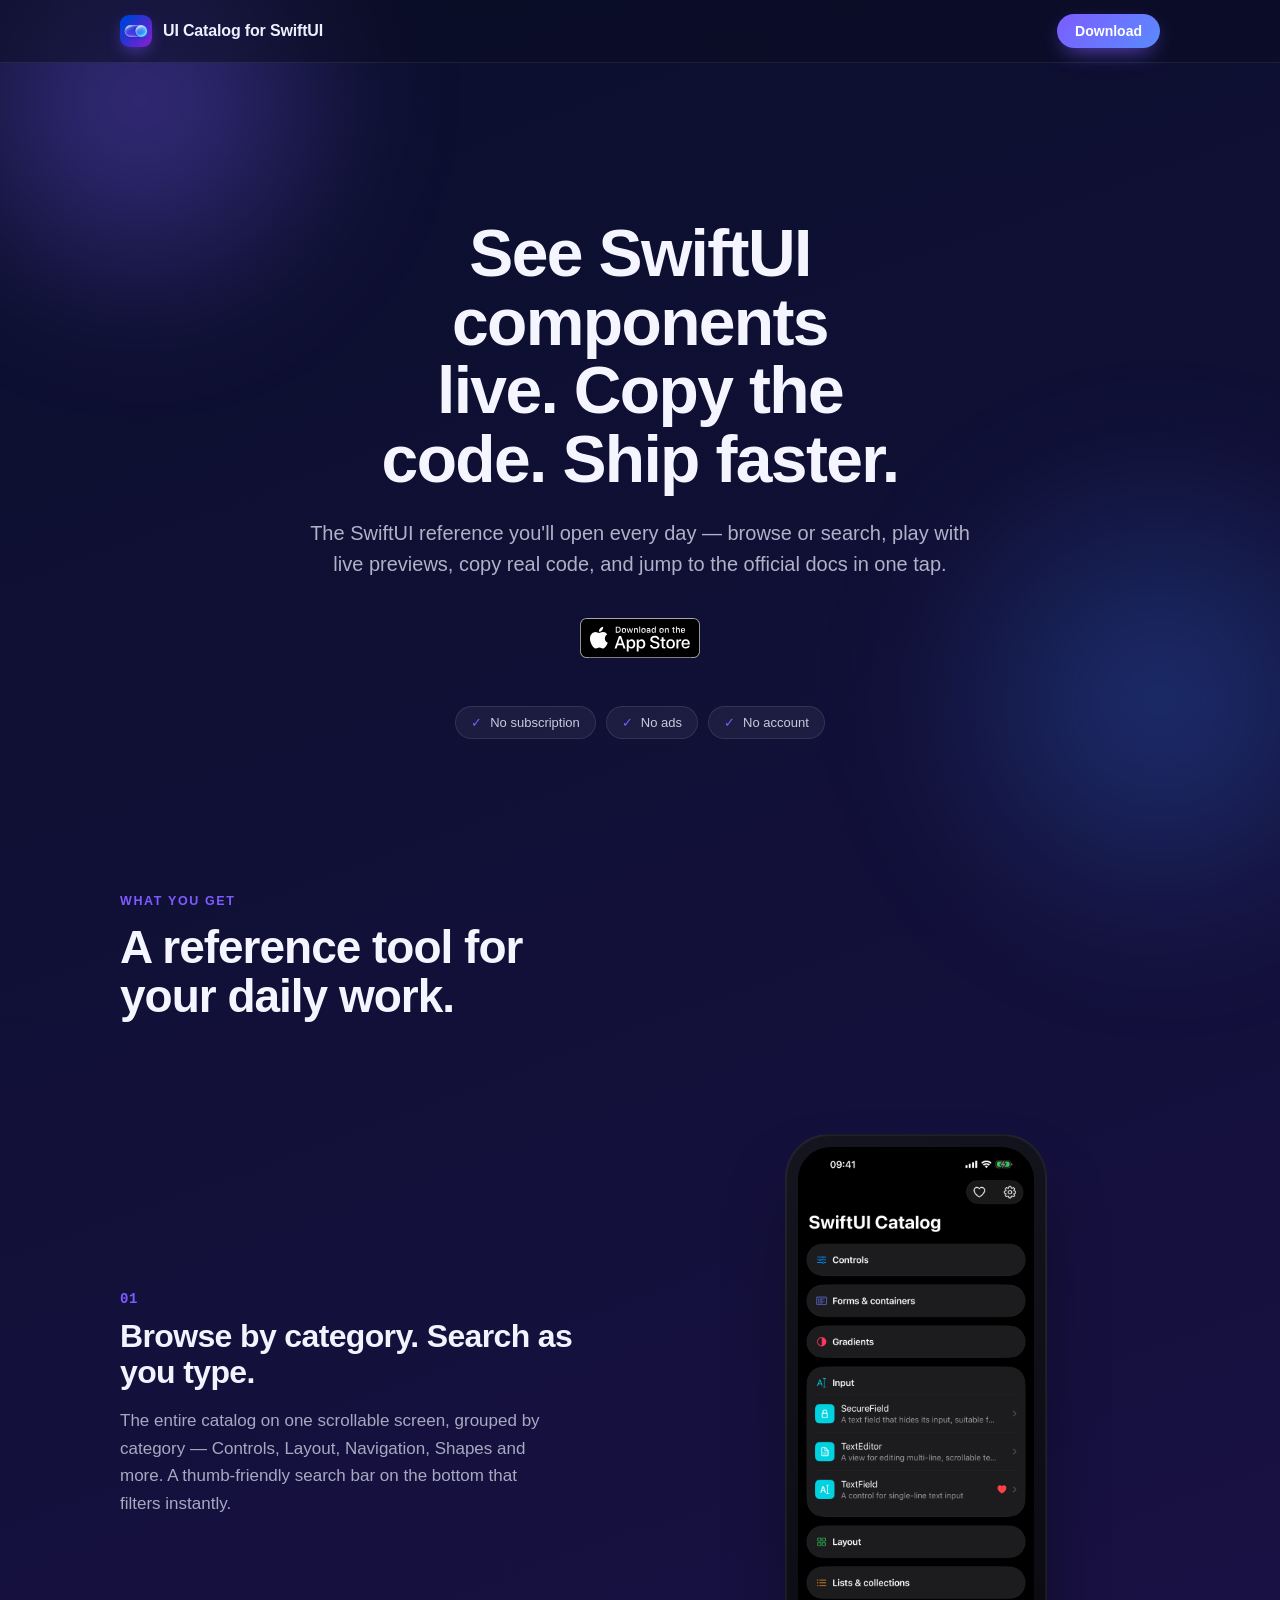
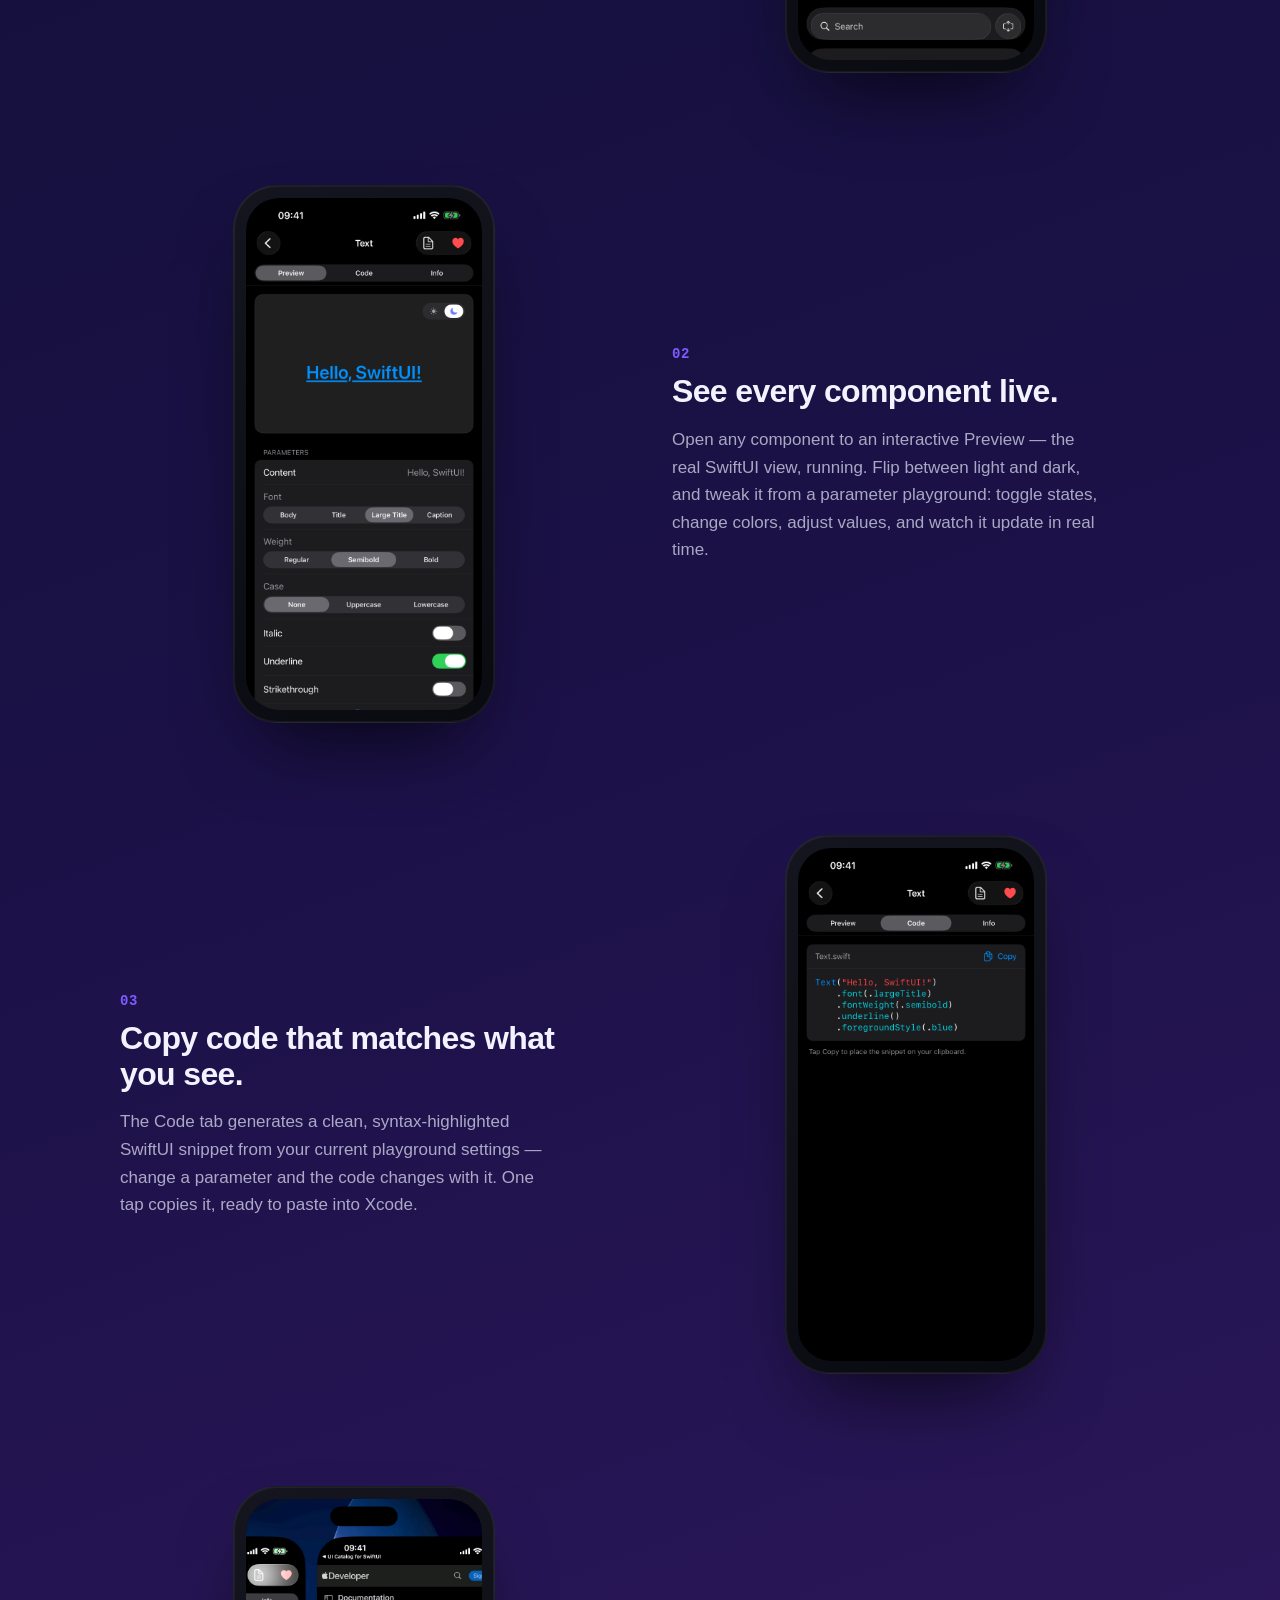
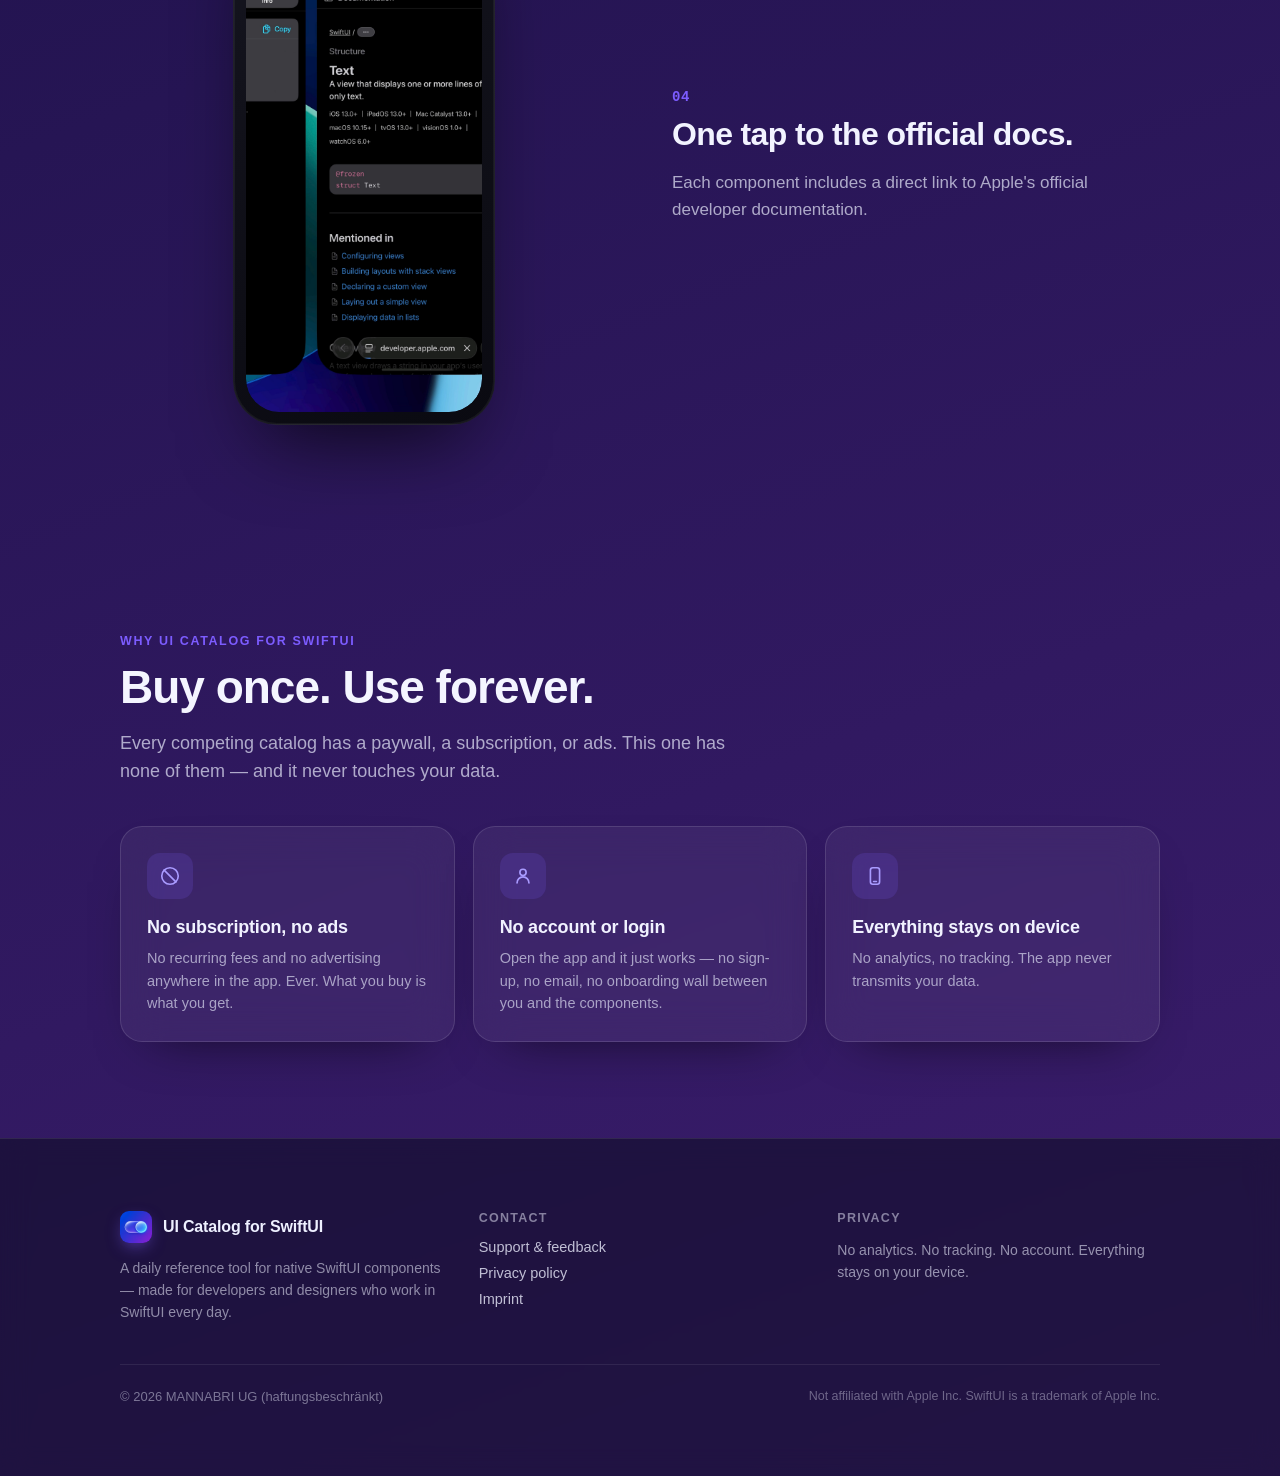
<file: apps/ui-catalog-for-swiftui/en/index.html>
<!DOCTYPE html>
<html lang="en">

<head>
  <meta charset="utf-8">
  <meta name="viewport" content="width=device-width, initial-scale=1">
  <title>UI Catalog — See SwiftUI components live. Copy the code. Ship faster.</title>
  <link rel="stylesheet" href="styles.css">
</head>

<body>
  <div class="page">

    <div class="glow glow--top"></div>
    <div class="glow glow--bottom"></div>

    <div class="content">

      <!-- ===== NAV ===== -->
      <nav class="nav">
        <div class="nav__inner">
          <a href="#top" class="brand">
            <span class="brand__mark">
              <img src="../assets/icon.png" alt="">
            </span>
            <span class="brand__name">UI Catalog for SwiftUI</span>
          </a>
          <a href="https://apps.apple.com/de/app/ui-catalog-for-swiftui/id6788291355" class="btn-pill">Download</a>
        </div>
      </nav>

      <!-- ===== HERO ===== -->
      <header id="top" class="hero">
        <h1>See SwiftUI components live. Copy the code. Ship faster.</h1>

        <p>The SwiftUI reference you'll open every day — browse or search, play with live previews, copy real code, and
          jump to the official docs in one tap.</p>

        <div class="hero__ctas">
          <a class="btn-app-store" href="https://apps.apple.com/de/app/ui-catalog-for-swiftui/id6788291355"
            aria-label="Download SwiftUI Catalog on the App Store" rel="noopener">
            <img src="../assets/Download_on_the_App_Store_Badge_US-UK_RGB_blk_092917.svg"
              alt="Download on the App Store">
          </a>
        </div>

        <div class="hero__badges">
          <span class="badge"><span class="badge__check">✓</span> No subscription</span>
          <span class="badge"><span class="badge__check">✓</span> No ads</span>
          <span class="badge"><span class="badge__check">✓</span> No account</span>
        </div>
      </header>

      <!-- ===== FEATURES ===== -->
      <section id="features" class="features">

        <div class="section-head">
          <span class="eyebrow">What you get</span>
          <h2>A reference tool for your daily work.</h2>
        </div>

        <!-- Feature 01 -->
        <div class="feature">
          <div class="feature__text">
            <span class="feature__index">01</span>
            <h3>Browse by category. Search as you type.</h3>
            <p>The entire catalog on one scrollable screen, grouped by category — Controls, Layout, Navigation, Shapes
              and more. A&nbsp;thumb-friendly search bar on the bottom that filters instantly.</p>
          </div>
          <div class="feature__phone">
            <div class="phone">
              <div class="phone__screen">
                <img class="phone__screenshot" src="../assets/component_list.png"
                  alt="Component list grouped by category with live search">
              </div>
            </div>
          </div>
        </div>

        <!-- Feature 02 (phone first) -->
        <div class="feature feature--reverse">
          <div class="feature__phone">
            <div class="phone">
              <div class="phone__screen">
                <div class="phone__screen">
                  <img class="phone__screenshot" src="../assets/preview_text.png"
                    alt="Interactive preview of a SwiftUI component">
                </div>
              </div>
            </div>
          </div>
          <div class="feature__text">
            <span class="feature__index">02</span>
            <h3>See every component live.</h3>
            <p>Open any component to an interactive Preview — the real SwiftUI view, running. Flip between light and
              dark, and tweak it from a parameter playground: toggle states, change colors, adjust values, and watch it
              update in real time.</p>
          </div>
        </div>

        <!-- Feature 03 -->
        <div class="feature">
          <div class="feature__text">
            <span class="feature__index">03</span>
            <h3>Copy code that matches what you see.</h3>
            <p>The Code tab generates a clean, syntax-highlighted SwiftUI snippet from your current playground settings
              — change a parameter and the code changes with it. One tap copies it, ready to paste into Xcode.</p>
          </div>
          <div class="feature__phone">
            <div class="phone">
              <div class="phone__screen">
                <div class="phone__screen">
                  <img class="phone__screenshot" src="../assets/code_text.png"
                    alt="Code snippet generated from current playground settings">
                </div>
              </div>
            </div>
          </div>
        </div>

        <!-- Feature 04 (phone first) -->
        <div class="feature feature--reverse">
          <div class="feature__phone">
            <div class="phone">
              <div class="phone__screen">
                <div class="phone__screen">
                  <img class="phone__screenshot" src="../assets/doc_link.png"
                    alt="One tab to the official docs for each component">
                </div>
              </div>
            </div>
          </div>
          <div class="feature__text">
            <span class="feature__index">04</span>
            <h3>One tap to the official docs.</h3>
            <p>Each component includes a direct link to Apple's official developer documentation.</p>
          </div>
        </div>

      </section>

      <!-- ===== WHY ===== -->
      <section class="why">
        <div class="section-head">
          <span class="eyebrow">Why UI Catalog for SwiftUI</span>
          <h2>Buy once. Use forever.</h2>
          <p>Every competing catalog has a paywall, a subscription, or ads. This one has none of them — and it never
            touches your data.</p>
        </div>

        <div class="why__grid">

          <div class="card">
            <span class="card__icon">
              <svg width="22" height="22" viewBox="0 0 24 24" fill="none" stroke="currentColor" stroke-width="1.8"
                stroke-linecap="round">
                <circle cx="12" cy="12" r="9"></circle>
                <line x1="5.6" y1="5.6" x2="18.4" y2="18.4"></line>
              </svg>
            </span>
            <h3>No subscription, no ads</h3>
            <p>No recurring fees and no advertising anywhere in the app. Ever. What you buy is what you get.</p>
          </div>

          <div class="card">
            <span class="card__icon">
              <svg width="22" height="22" viewBox="0 0 24 24" fill="none" stroke="currentColor" stroke-width="1.8"
                stroke-linecap="round" stroke-linejoin="round">
                <circle cx="12" cy="8" r="3.4"></circle>
                <path d="M5.5 19.5a6.5 6.5 0 0 1 13 0"></path>
              </svg>
            </span>
            <h3>No account or login</h3>
            <p>Open the app and it just works — no sign-up, no email, no onboarding wall between you and the components.
            </p>
          </div>

          <div class="card">
            <span class="card__icon">
              <svg width="22" height="22" viewBox="0 0 24 24" fill="none" stroke="currentColor" stroke-width="1.8"
                stroke-linecap="round" stroke-linejoin="round">
                <rect x="7" y="3" width="10" height="18" rx="2.6"></rect>
                <line x1="10.5" y1="18" x2="13.5" y2="18"></line>
              </svg>
            </span>
            <h3>Everything stays on device</h3>
            <p>No analytics, no tracking. The app never transmits&nbsp;your data.</p>
          </div>

        </div>
      </section>

      <!-- ===== FOOTER ===== -->
      <footer class="footer">
        <div class="footer__inner">

          <div class="footer__grid">
            <div class="footer__brand">
              <div class="footer__brand-row">
                <span class="brand__mark">
                  <img src="../assets/icon.png" alt="">
                </span>
                <span class="brand__name">UI Catalog for SwiftUI</span>
              </div>
              <p class="footer__desc">A daily reference tool&nbsp;for native SwiftUI components — made for developers
                and designers who work in SwiftUI every day.</p>
            </div>

            <div>
              <h4>Contact</h4>
              <div class="footer__links">
                <a href="mailto:info@mannabri.de">Support &amp; feedback</a>
                <a href="privacy-policy.html">Privacy policy</a>
                <a href="../../../impressum.html">Imprint</a>
              </div>
            </div>

            <div>
              <h4>Privacy</h4>
              <p class="footer__privacy">No analytics. No tracking. No account. Everything stays on your device.</p>
            </div>
          </div>

          <div class="footer__bottom">
            <span class="footer__copyright">&copy; 2026 MANNABRI UG (haftungsbeschränkt)</span>
            <span class="footer__trademark">Not affiliated with Apple Inc. SwiftUI is a trademark of Apple Inc.</span>
          </div>
        </div>
      </footer>

    </div>
  </div>
</body>

</html>
</file>
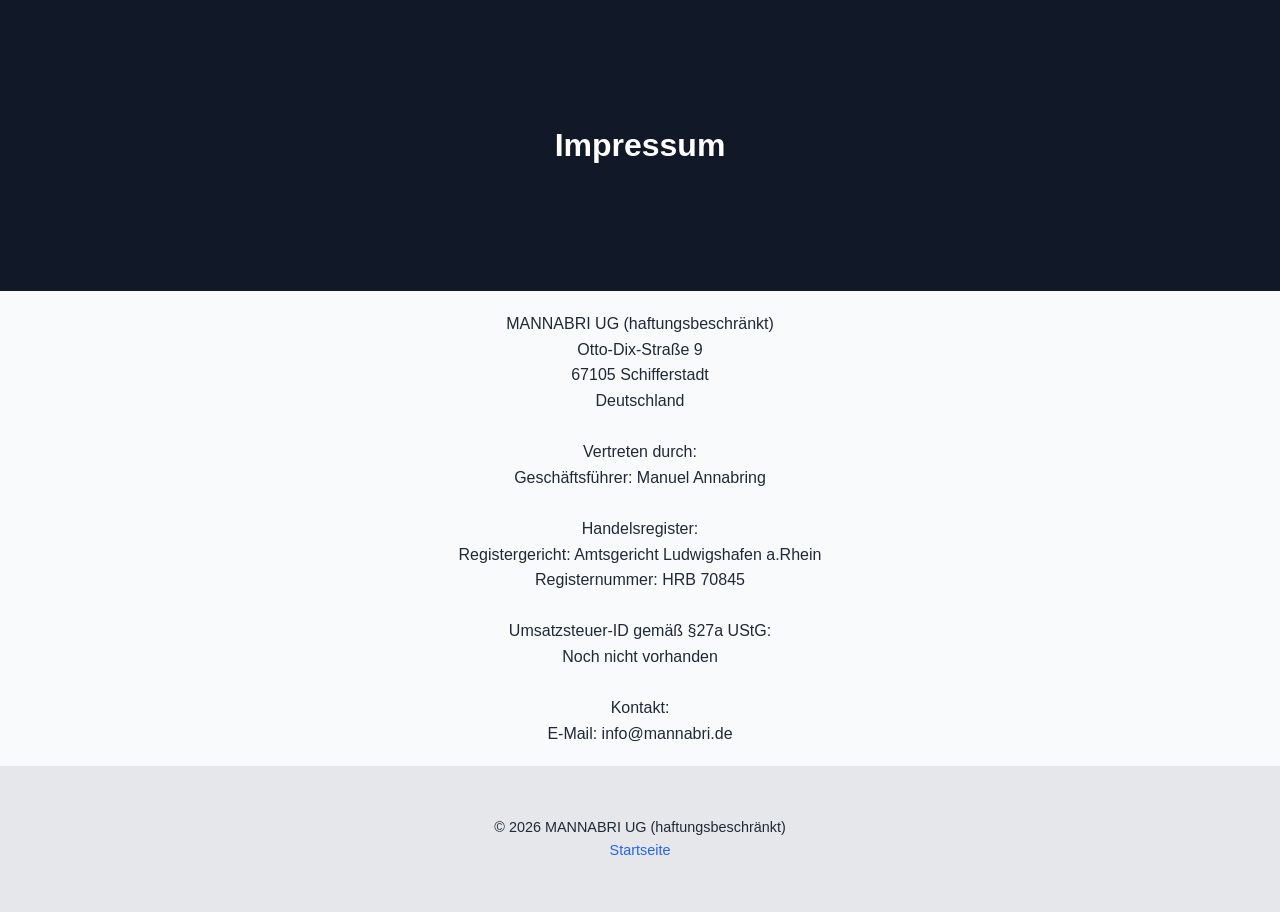
<file: impressum.html>
<!doctype html>
<html lang="de">
  <head>
    <meta charset="UTF-8" />
    <meta name="viewport" content="width=device-width, initial-scale=1.0" />
    <title>Impressum – MANNABRI UG (haftungsbeschränkt)</title>
    <meta name="description" content="Impressum der MANNABRI UG (haftungsbeschränkt)" />
    <link rel="stylesheet" href="styles.css" />
  </head>
  <body>
    <header>
      <div class="container">
        <h1>Impressum</h1>
      </div>
    </header>

    <section>
      <div class="container">
        <p>
          MANNABRI UG (haftungsbeschränkt)<br />
          Otto-Dix-Straße 9<br />
          67105 Schifferstadt<br />
          Deutschland
        </p>
        <br />
        <p>
          Vertreten durch:<br />
          Geschäftsführer: Manuel Annabring
        </p>
        <br />

        <p>
          Handelsregister:<br />
          Registergericht: Amtsgericht Ludwigshafen a.Rhein<br />
          Registernummer: HRB 70845
        </p>
         <br />
        <p>
          Umsatzsteuer-ID gemäß §27a UStG:<br />
          Noch nicht vorhanden
        </p>
        <br />
        <p>
          Kontakt:<br />
          E-Mail: info@mannabri.de
        </p>
      </div>
    </section>

    <footer>
      <div class="container">
        <p>© 2026 MANNABRI UG (haftungsbeschränkt)</p>
        <p><a href="index.html">Startseite</a></p>
      </div>
    </footer>
  </body>
</html>
</file>
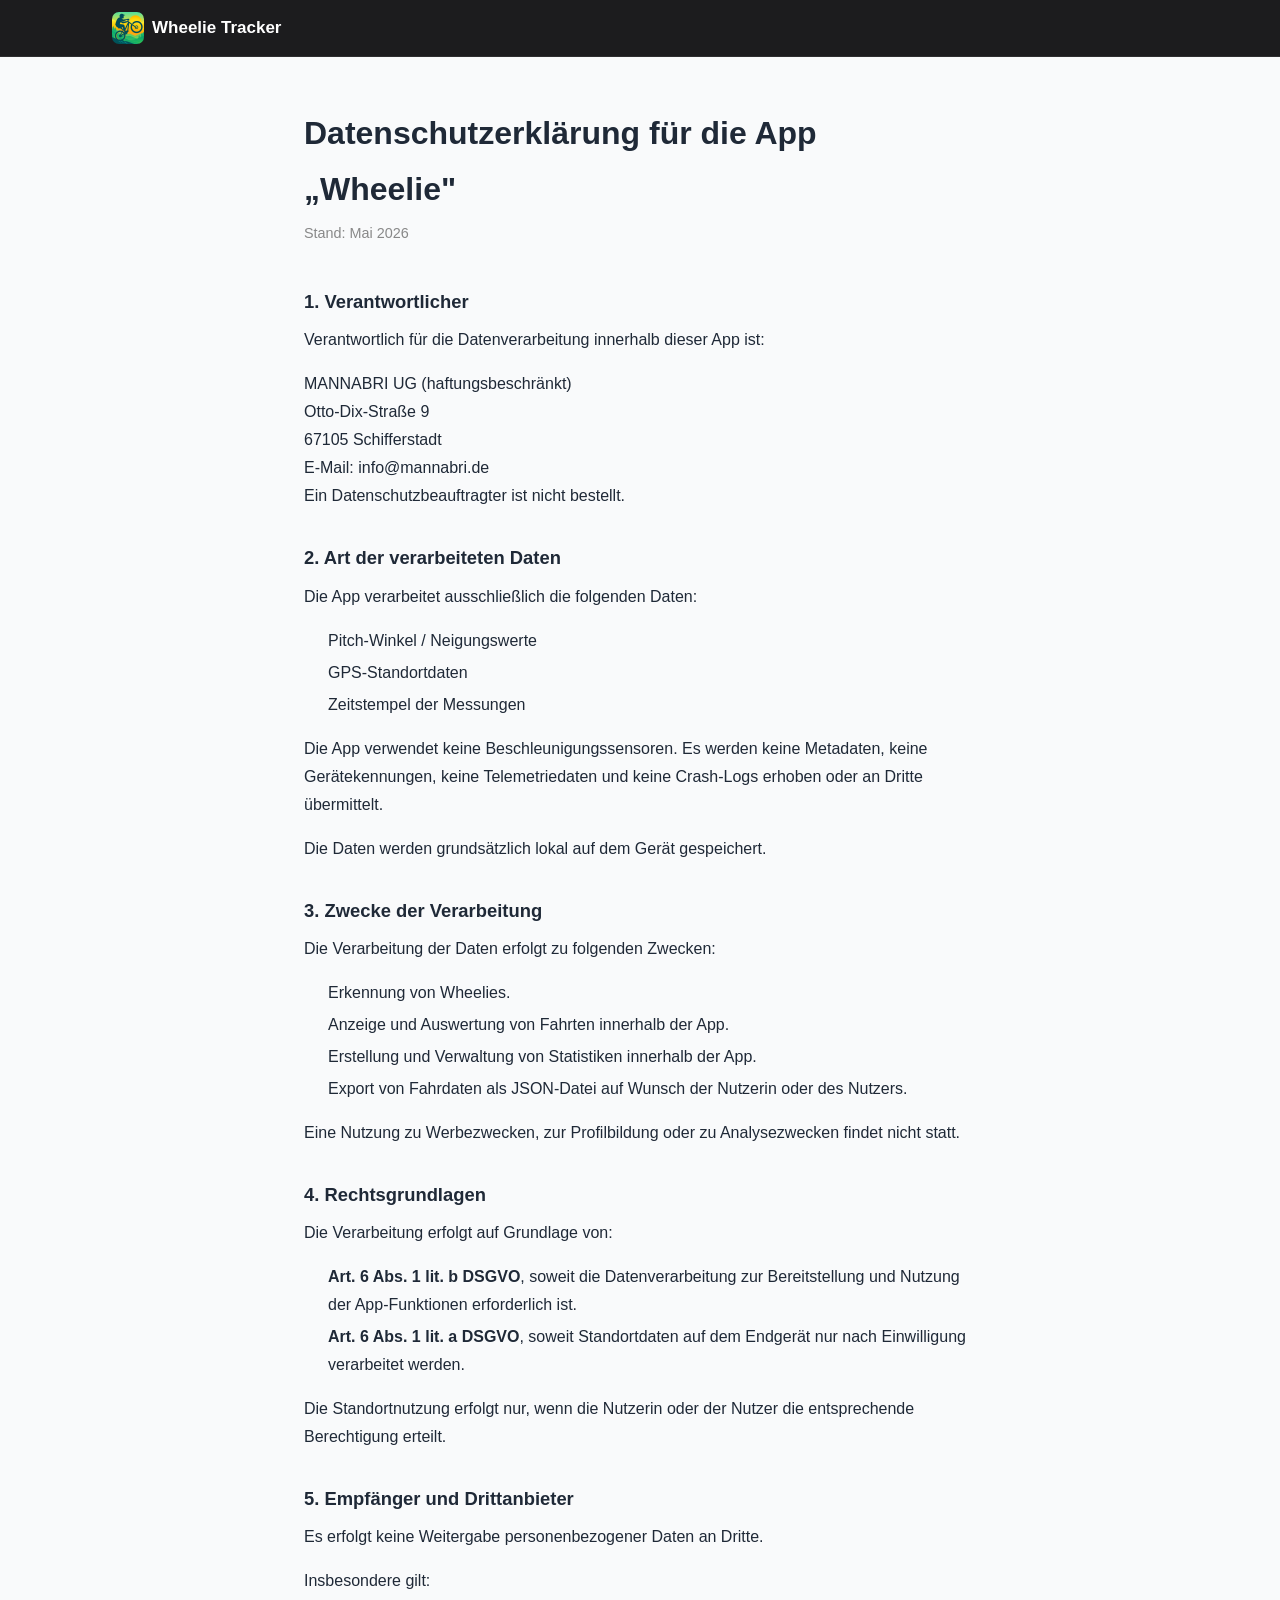
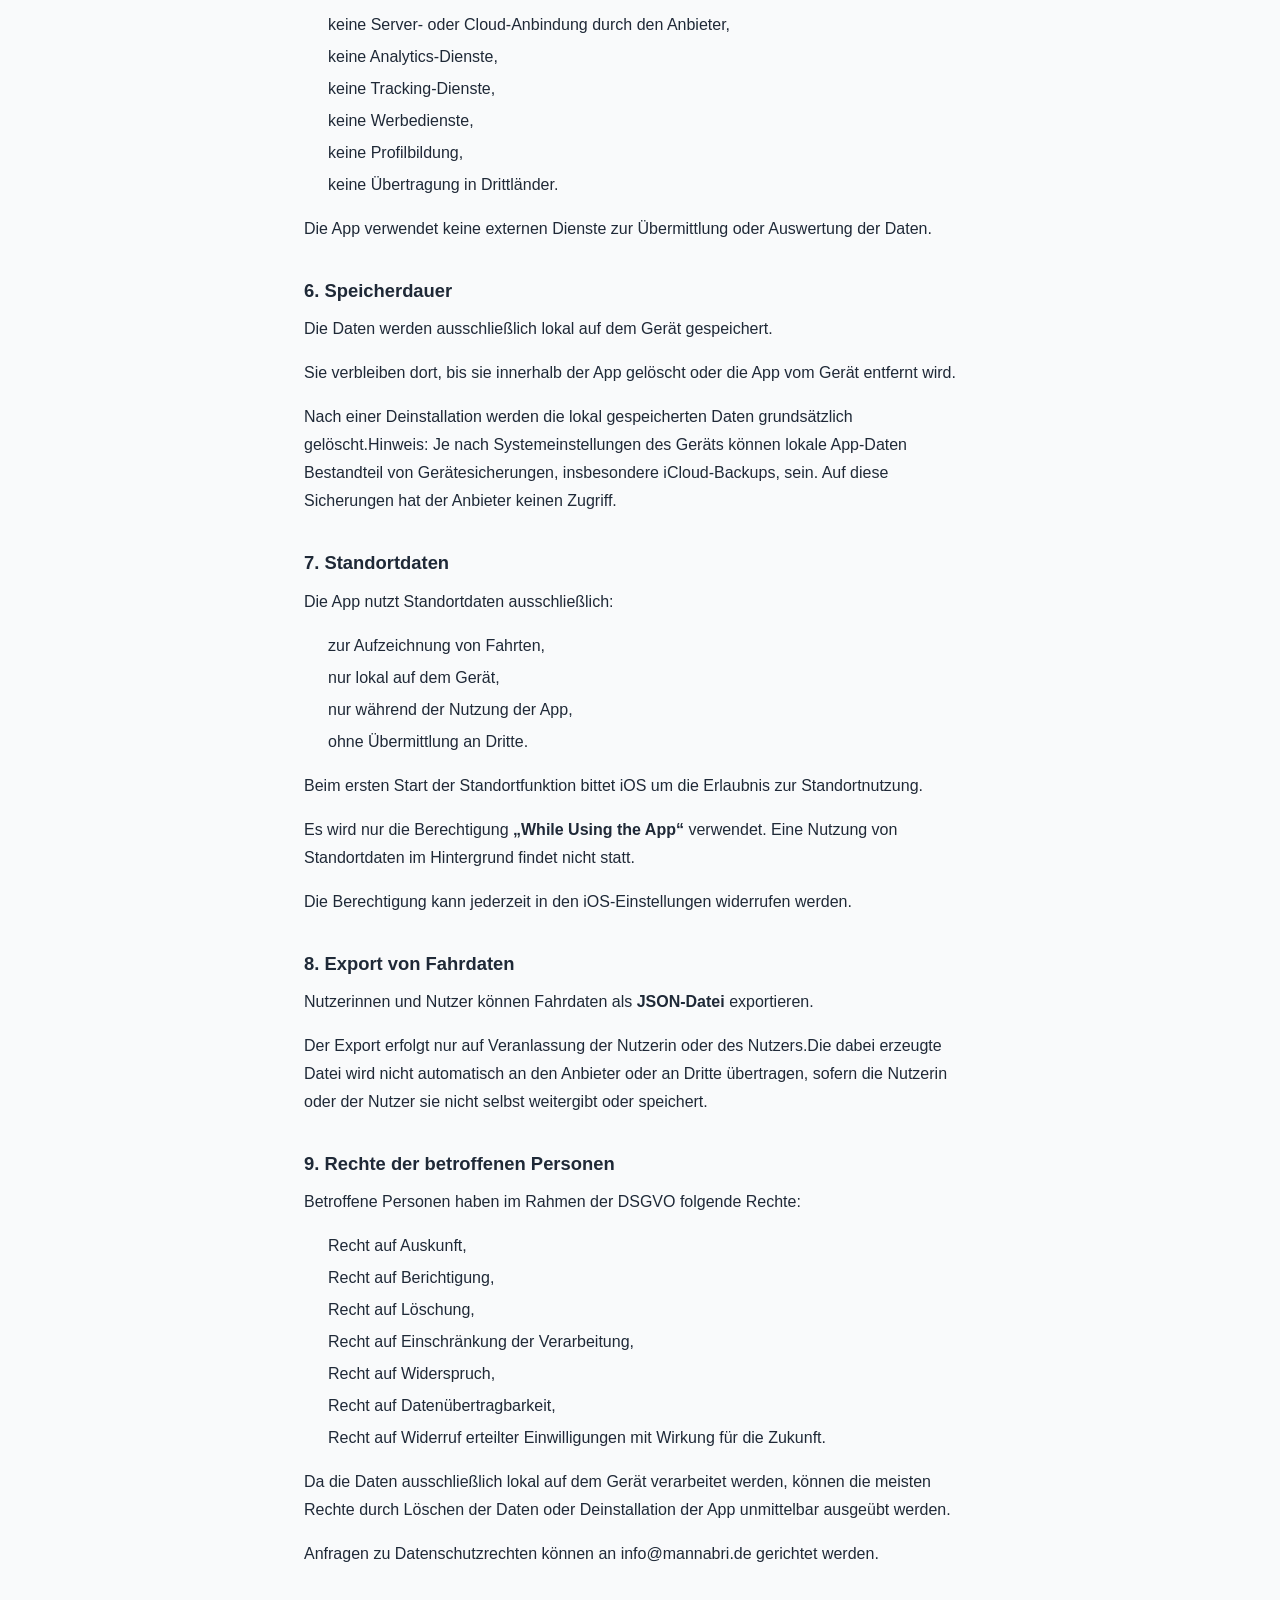
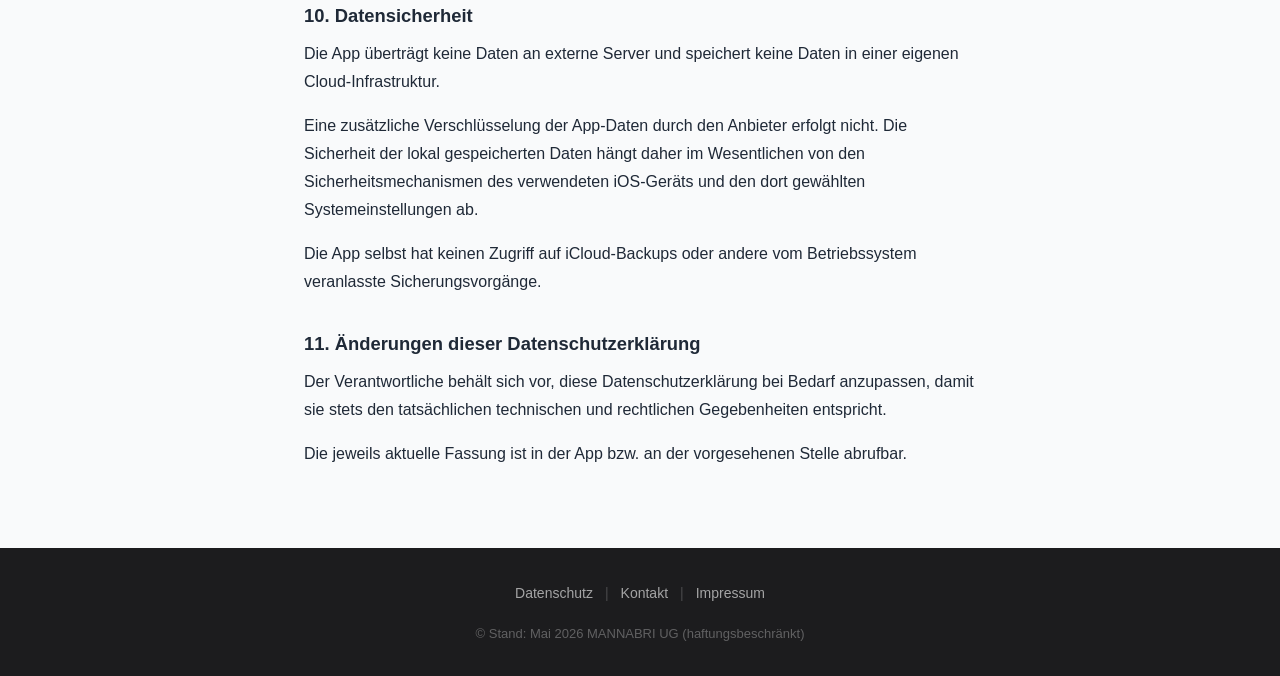
<file: apps/my-wheelie-tracker/de/datenschutz.html>
<!DOCTYPE html>
<html lang="de">

<head>
    <meta charset="UTF-8">
    <meta name="viewport" content="width=device-width, initial-scale=1.0">
    <meta name="description" content="Datenschutzerklärung für die App „Wheelie" von MANNABRI UG (haftungsbeschränkt)">
    <title>Datenschutzerklärung – Wheelie Tracker</title>
    <link rel="stylesheet" href="../styles.css">
    <style>
        .legal-content {
            max-width: 720px;
            margin: 0 auto;
            padding: 3rem 1.5rem 4rem;
            line-height: 1.75;
        }

        .legal-content h1 {
            margin-bottom: 0.25rem;
        }

        .legal-content .stand {
            color: var(--color-muted, #888);
            font-size: 0.9rem;
            margin-bottom: 2.5rem;
        }

        .legal-content h2 {
            margin-top: 2rem;
            margin-bottom: 0.5rem;
            font-size: 1.15rem;
        }

        .legal-content p,
        .legal-content ul {
            margin-bottom: 1rem;
        }

        .legal-content ul {
            padding-left: 1.5rem;
        }

        .legal-content ul li {
            margin-bottom: 0.25rem;
        }

        .legal-content address {
            font-style: normal;
        }
    </style>
</head>

<body>

    <a class="skip-link" href="#main-content">Zum Inhalt springen</a>

    <header class="site-header" role="banner">
        <div class="container header-inner">
            <a class="logo" href="index.html" aria-label="Wheelie Tracker – Startseite">
                <img class="logo-icon" src="../assets/icon.png" alt="" width="32" height="32" aria-hidden="true">
                <span class="logo-text">Wheelie Tracker</span>
            </a>
        </div>
    </header>

    <main id="main-content">
        <div class="legal-content">
            <h1>Datenschutzerklärung für die App „Wheelie"</h1>
            <p class="stand">Stand: Mai 2026</p>

            <h2>1. Verantwortlicher</h2>
            <p>Verantwortlich für die Datenverarbeitung innerhalb dieser App ist:</p>
            <address>
                MANNABRI UG (haftungsbeschränkt)<br>
                Otto-Dix-Straße 9<br>
                67105 Schifferstadt<br>
                E-Mail: <a href="mailto:info@mannabri.de">info@mannabri.de</a>
            </address>
            <p>Ein Datenschutzbeauftragter ist nicht bestellt.</p>

            <h2>2. Art der verarbeiteten Daten</h2>
            <p>Die App verarbeitet ausschließlich die folgenden Daten:</p>
            <ul>
                <li>Pitch-Winkel / Neigungswerte</li>
                <li>GPS-Standortdaten</li>
                <li>Zeitstempel der Messungen</li>
            </ul>
            <p>Die App verwendet keine Beschleunigungssensoren. Es werden keine Metadaten,
                keine Gerätekennungen, keine Telemetriedaten und keine Crash-Logs erhoben
                oder an Dritte übermittelt.</p>
            <p>Die Daten werden grundsätzlich lokal auf dem Gerät gespeichert.</p>

            <h2>3. Zwecke der Verarbeitung</h2>
            <p>Die Verarbeitung der Daten erfolgt zu folgenden Zwecken:</p>
            <ul>
                <li>Erkennung von Wheelies.</li>
                <li>Anzeige und Auswertung von Fahrten innerhalb der App.</li>
                <li>Erstellung und Verwaltung von Statistiken innerhalb der App.</li>
                <li>Export von Fahrdaten als JSON-Datei auf Wunsch der Nutzerin oder des Nutzers.</li>
            </ul>
            <p>Eine Nutzung zu Werbezwecken, zur Profilbildung oder zu Analysezwecken findet nicht statt.</p>

            <h2>4. Rechtsgrundlagen</h2>
            <p>Die Verarbeitung erfolgt auf Grundlage von:</p>
            <ul>
                <li><b>Art. 6 Abs. 1 lit. b DSGVO</b>, soweit die Datenverarbeitung zur Bereitstellung und Nutzung der
                    App-Funktionen erforderlich ist.</li>
                <li><b>Art. 6 Abs. 1 lit. a DSGVO</b>, soweit Standortdaten auf dem Endgerät nur nach Einwilligung
                    verarbeitet werden.</li>
            </ul>
            <p>Die Standortnutzung erfolgt nur, wenn die Nutzerin oder der Nutzer die entsprechende Berechtigung
                erteilt.</p>

            <h2>5. Empfänger und Drittanbieter</h2>
            <p>Es erfolgt keine Weitergabe personenbezogener Daten an Dritte.</p>
            <p>Insbesondere gilt:</p>
            <ul>
                <li>keine Server- oder Cloud-Anbindung durch den Anbieter,</li>
                <li>keine Analytics-Dienste,</li>
                <li>keine Tracking-Dienste,</li>
                <li>keine Werbedienste,</li>
                <li>keine Profilbildung,</li>
                <li>keine Übertragung in Drittländer.</li>
            </ul>
            <p>Die App verwendet keine externen Dienste zur Übermittlung oder Auswertung der Daten.</p>

            <h2>6. Speicherdauer</h2>
            <p>Die Daten werden ausschließlich lokal auf dem Gerät gespeichert.</p>
            <p>Sie verbleiben dort, bis sie innerhalb der App gelöscht oder die App vom Gerät entfernt wird.</p>
            <p>Nach einer Deinstallation werden die lokal gespeicherten Daten grundsätzlich gelöscht.Hinweis: Je nach
                Systemeinstellungen des Geräts können lokale App-Daten Bestandteil von Gerätesicherungen,
                insbesondere iCloud-Backups, sein. Auf diese Sicherungen hat der Anbieter keinen Zugriff.</p>

            <h2>7. Standortdaten</h2>
            <p>Die App nutzt Standortdaten ausschließlich:</p>
            <ul>
                <li>zur Aufzeichnung von Fahrten,</li>
                <li>nur lokal auf dem Gerät,</li>
                <li>nur während der Nutzung der App,</li>
                <li>ohne Übermittlung an Dritte.</li>
            </ul>
            <p>Beim ersten Start der Standortfunktion bittet iOS um die Erlaubnis zur Standortnutzung.</p>
            <p>Es wird nur die Berechtigung <b>„While Using the App“</b> verwendet. Eine Nutzung von
                Standortdaten im Hintergrund findet nicht statt.</p>
            <p>Die Berechtigung kann jederzeit in den iOS-Einstellungen widerrufen werden.</p>

            <h2>8. Export von Fahrdaten</h2>
            <p>Nutzerinnen und Nutzer können Fahrdaten als <b>JSON-Datei</b> exportieren.</p>
            <p>Der Export erfolgt nur auf Veranlassung der Nutzerin oder des Nutzers.Die dabei
                erzeugte Datei wird nicht automatisch an den Anbieter oder an Dritte übertragen,
                sofern die Nutzerin oder der Nutzer sie nicht selbst weitergibt oder speichert.</p>

            <h2>9. Rechte der betroffenen Personen</h2>
            <p>Betroffene Personen haben im Rahmen der DSGVO folgende Rechte:</p>
            <ul>
                <li>Recht auf Auskunft,</li>
                <li>Recht auf Berichtigung,</li>
                <li>Recht auf Löschung,</li>
                <li>Recht auf Einschränkung der Verarbeitung,</li>
                <li>Recht auf Widerspruch,</li>
                <li>Recht auf Datenübertragbarkeit,</li>
                <li>Recht auf Widerruf erteilter Einwilligungen mit Wirkung für die Zukunft.</li>
            </ul>
            <p>Da die Daten ausschließlich lokal auf dem Gerät verarbeitet werden, können die meisten Rechte durch
                Löschen der Daten oder Deinstallation der App unmittelbar ausgeübt werden.</p>
            <p>Anfragen zu Datenschutzrechten können an info@mannabri.de gerichtet werden.</p>

            <h2>10. Datensicherheit</h2>
            <p>Die App überträgt keine Daten an externe Server und speichert keine Daten in einer eigenen
                Cloud-Infrastruktur.</p>
            <p>Eine zusätzliche Verschlüsselung der App-Daten durch den Anbieter erfolgt nicht.
                Die Sicherheit der lokal gespeicherten Daten hängt daher im Wesentlichen von den Sicherheitsmechanismen
                des verwendeten iOS-Geräts und den dort gewählten Systemeinstellungen ab.</p>
            <p>Die App selbst hat keinen Zugriff auf iCloud-Backups oder andere vom Betriebssystem veranlasste
                Sicherungsvorgänge.</p>

            <h2>11. Änderungen dieser Datenschutzerklärung</h2>
            <p>Der Verantwortliche behält sich vor, diese Datenschutzerklärung bei Bedarf anzupassen, damit sie stets
                den tatsächlichen technischen und rechtlichen Gegebenheiten entspricht.</p>
            <p>Die jeweils aktuelle Fassung ist in der App bzw. an der vorgesehenen Stelle abrufbar.</p>
        </div>
    </main>

    <footer class="site-footer" role="contentinfo">
        <div class="container footer-inner">
            <nav aria-label="Footer">
                <ul role="list" class="footer-links">
                    <li><a href="datenschutz.html">Datenschutz</a></li>
                    <li class="footer-sep" aria-hidden="true">|</li>
                    <li><a href="mailto:info@mannabri.de">Kontakt</a></li>
                    <li class="footer-sep" aria-hidden="true">|</li>
                    <li><a href="../../impressum.html">Impressum</a></li>
                </ul>
            </nav>
            <p class="footer-copy">&copy; Stand: Mai 2026 MANNABRI UG (haftungsbeschränkt)</p>
        </div>
    </footer>

</body>

</html>
</file>
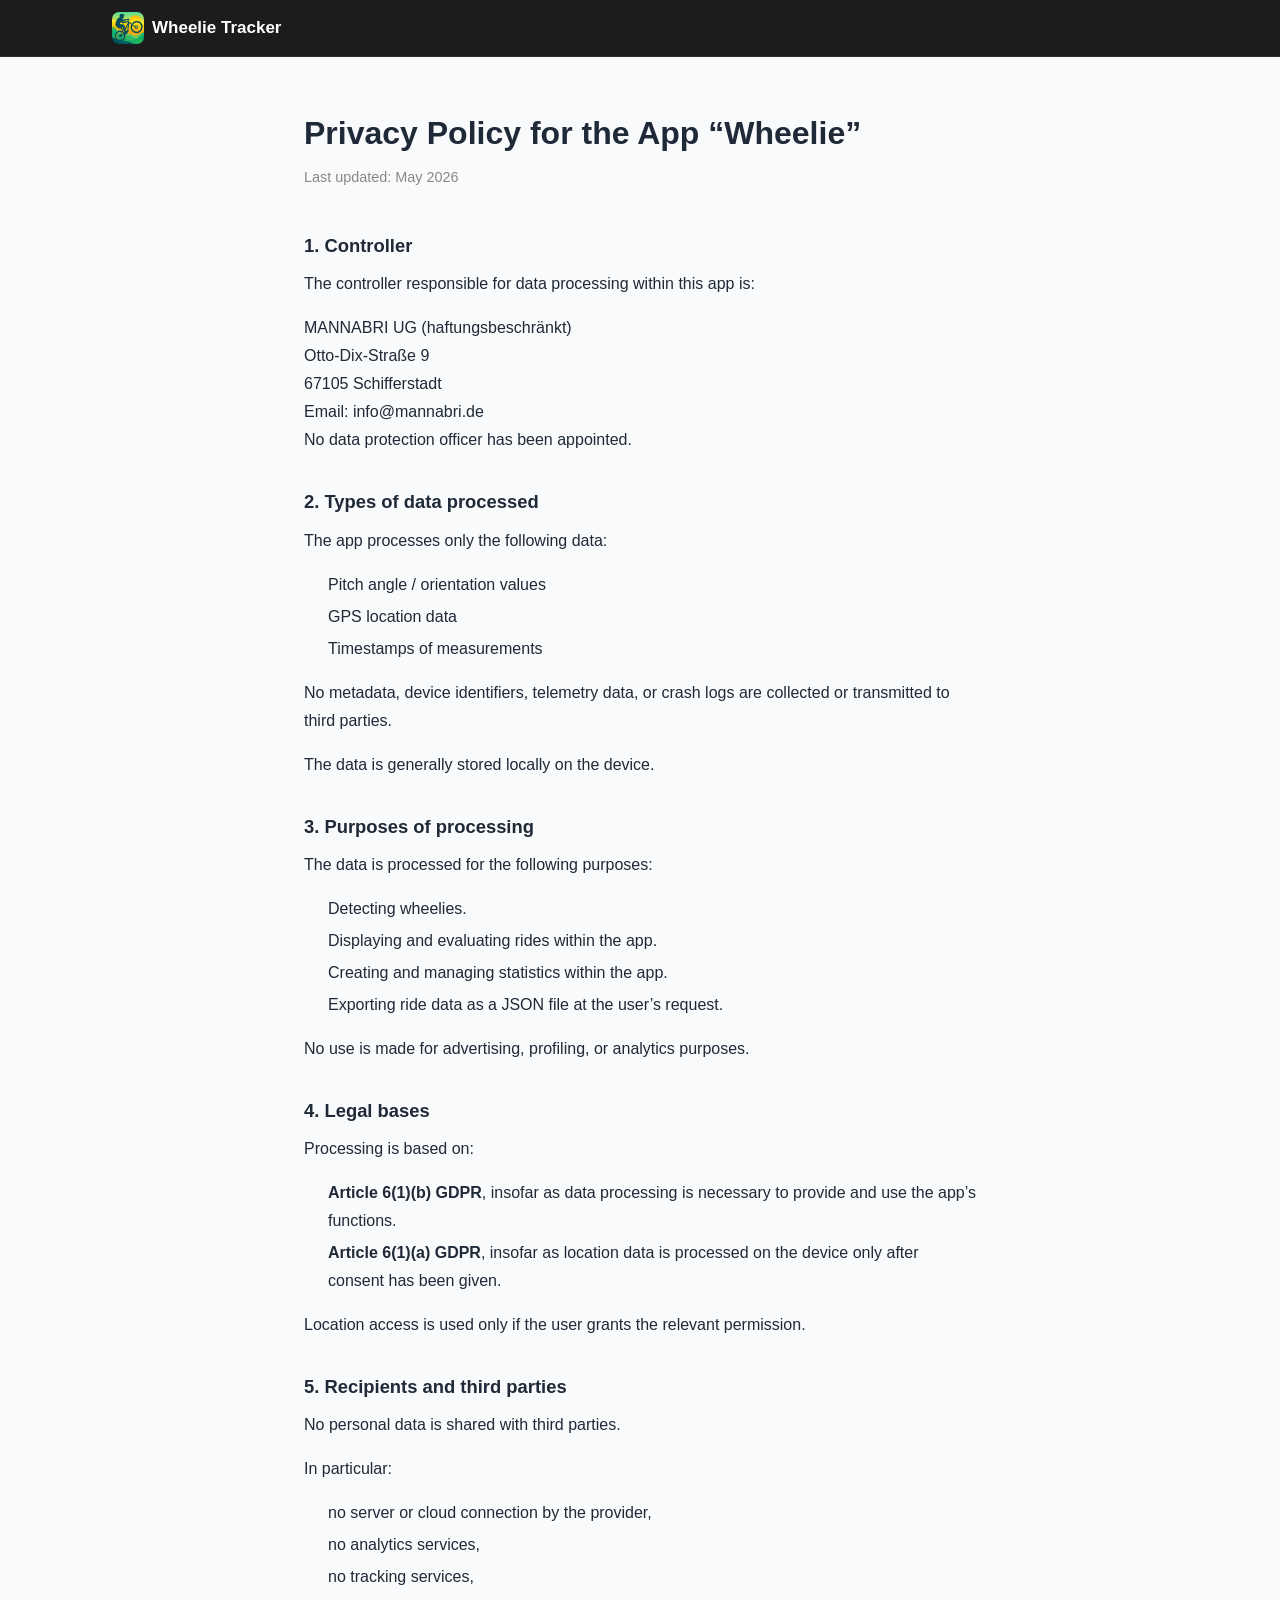
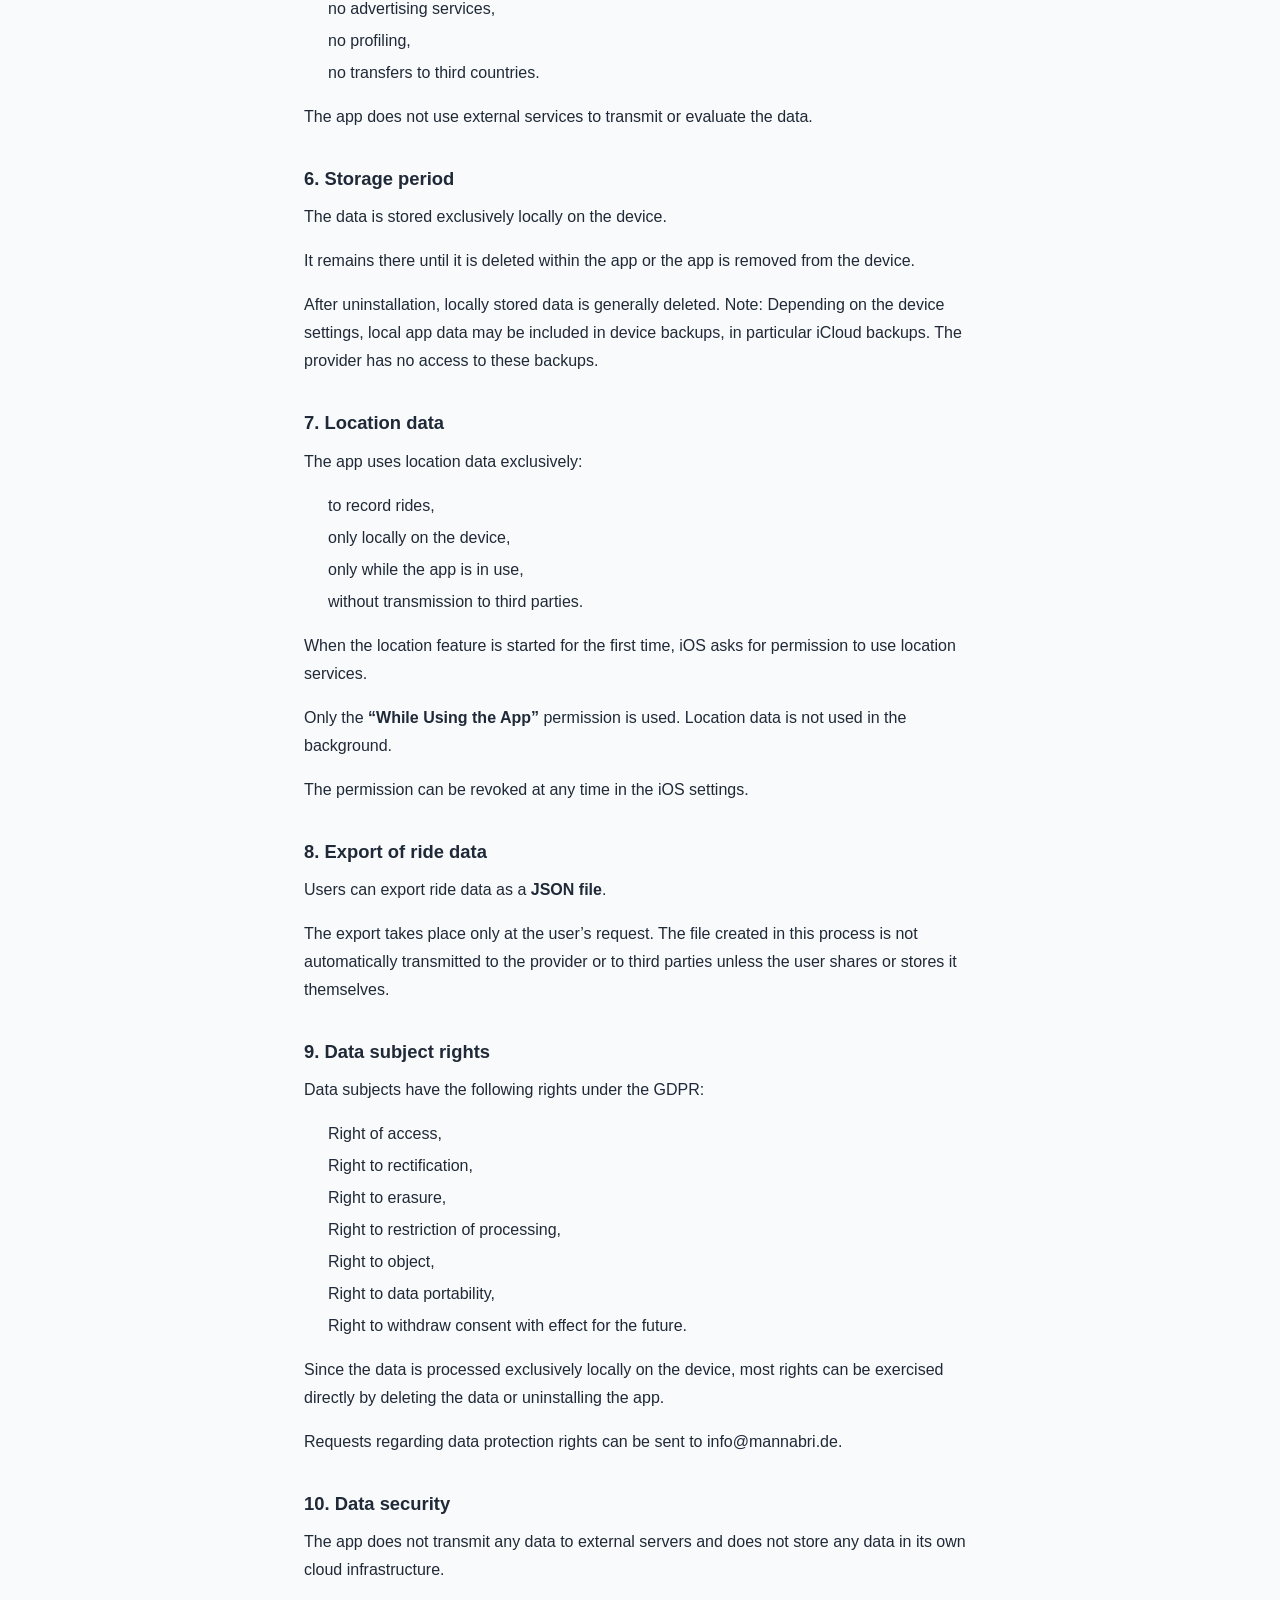
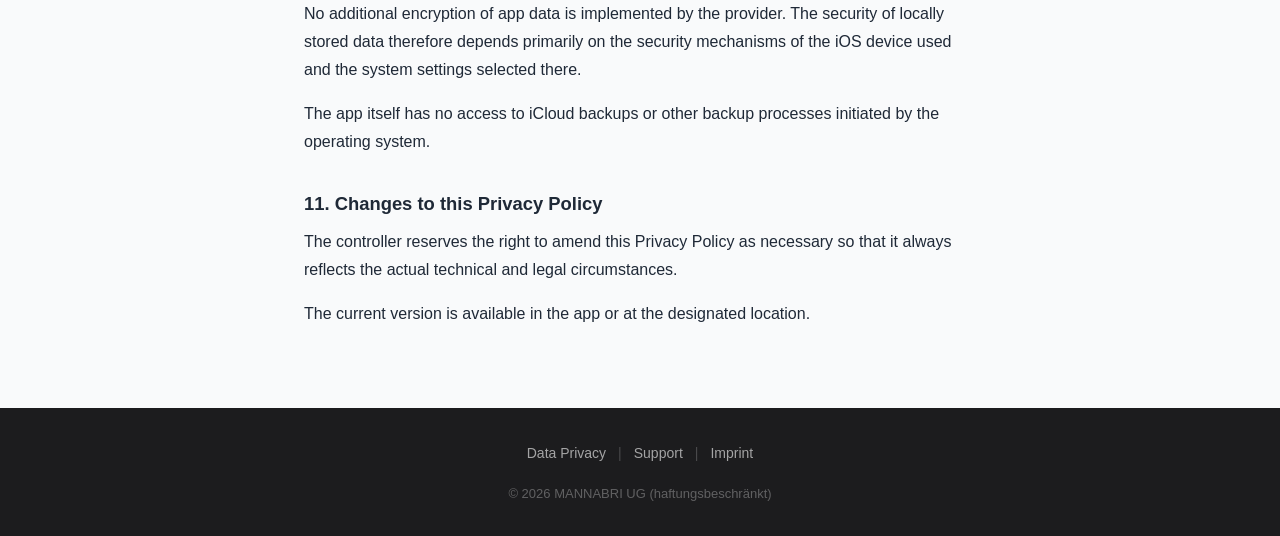
<file: apps/my-wheelie-tracker/en/data-privacy.html>
<!DOCTYPE html>
<html lang="en">

<head>
    <meta charset="UTF-8">
    <meta name="viewport" content="width=device-width, initial-scale=1.0">
    <meta name="description" content="Privacy Policy for the app " Wheelie" by MANNABRI UG (haftungsbeschränkt)">
    <title>Privacy Policy – Wheelie Tracker</title>
    <link rel="stylesheet" href="../styles.css">
    <style>
        .legal-content {
            max-width: 720px;
            margin: 0 auto;
            padding: 3rem 1.5rem 4rem;
            line-height: 1.75;
        }

        .legal-content h1 {
            margin-bottom: 0.25rem;
        }

        .legal-content .stand {
            color: var(--color-muted, #888);
            font-size: 0.9rem;
            margin-bottom: 2.5rem;
        }

        .legal-content h2 {
            margin-top: 2rem;
            margin-bottom: 0.5rem;
            font-size: 1.15rem;
        }

        .legal-content p,
        .legal-content ul {
            margin-bottom: 1rem;
        }

        .legal-content ul {
            padding-left: 1.5rem;
        }

        .legal-content ul li {
            margin-bottom: 0.25rem;
        }

        .legal-content address {
            font-style: normal;
        }
    </style>
</head>

<body>

    <a class="skip-link" href="#main-content">Skip to content</a>

    <header class="site-header" role="banner">
        <div class="container header-inner">
            <a class="logo" href="index.html" aria-label="Wheelie Tracker – Startseite">
                <img class="logo-icon" src="../assets/icon.png" alt="" width="32" height="32" aria-hidden="true">
                <span class="logo-text">Wheelie Tracker</span>
            </a>
        </div>
    </header>

    <main id="main-content">
        <div class="legal-content">
            <h1>Privacy Policy for the App “Wheelie”</h1>
            <p class="stand">Last updated: May 2026</p>

            <h2>1. Controller</h2>
            <p>The controller responsible for data processing within this app is:</p>
            <address>
                MANNABRI UG (haftungsbeschränkt)<br>
                Otto-Dix-Straße 9<br>
                67105 Schifferstadt<br>
                Email: <a href="mailto:info@mannabri.de">info@mannabri.de</a>
            </address>
            <p>No data protection officer has been appointed.</p>

            <h2>2. Types of data processed</h2>
            <p>The app processes only the following data:</p>
            <ul>
                <li>Pitch angle / orientation values</li>
                <li>GPS location data</li>
                <li>Timestamps of measurements</li>
            </ul>
            <p>No metadata, device identifiers, telemetry data, or crash
                logs are collected or transmitted to third parties.</p>
            <p>The data is generally stored locally on the device.</p>

            <h2>3. Purposes of processing</h2>
            <p>The data is processed for the following purposes:</p>
            <ul>
                <li>Detecting wheelies.</li>
                <li>Displaying and evaluating rides within the app.</li>
                <li>Creating and managing statistics within the app.</li>
                <li>Exporting ride data as a JSON file at the user’s request.</li>
            </ul>
            <p>No use is made for advertising, profiling, or analytics purposes.</p>

            <h2>4. Legal bases</h2>
            <p>Processing is based on:</p>
            <ul>
                <li><b>Article 6(1)(b) GDPR</b>, insofar as data processing is necessary to provide and use the app’s
                    functions.</li>
                <li><b>Article 6(1)(a) GDPR</b>, insofar as location data is processed on the device only after consent
                    has been given.</li>
            </ul>
            <p>Location access is used only if the user grants the relevant permission.</p>

            <h2>5. Recipients and third parties</h2>
            <p>No personal data is shared with third parties.</p>
            <p>In particular:</p>
            <ul>
                <li>no server or cloud connection by the provider,</li>
                <li>no analytics services,</li>
                <li>no tracking services,</li>
                <li>no advertising services,</li>
                <li>no profiling,</li>
                <li>no transfers to third countries.</li>
            </ul>
            <p>The app does not use external services to transmit or evaluate the data.</p>

            <h2>6. Storage period</h2>
            <p>The data is stored exclusively locally on the device.</p>
            <p>It remains there until it is deleted within the app or the app is removed from the device.</p>
            <p>After uninstallation, locally stored data is generally deleted. Note: Depending on the device settings,
                local app data may be included in device backups, in particular iCloud backups. The provider has no
                access to these backups.</p>

            <h2>7. Location data</h2>
            <p>The app uses location data exclusively:</p>
            <ul>
                <li>to record rides,</li>
                <li>only locally on the device,</li>
                <li>only while the app is in use,</li>
                <li>without transmission to third parties.</li>
            </ul>
            <p>When the location feature is started for the first time, iOS asks for permission to use location
                services.</p>
            <p>Only the <b>“While Using the App”</b> permission is used. Location data is not used in the background.
            </p>
            <p>The permission can be revoked at any time in the iOS settings.</p>

            <h2>8. Export of ride data</h2>
            <p>Users can export ride data as a <b>JSON file</b>.</p>
            <p>The export takes place only at the user’s request. The file created in this process is not automatically
                transmitted to the provider or to third parties unless the user shares or stores it themselves.</p>

            <h2>9. Data subject rights</h2>
            <p>Data subjects have the following rights under the GDPR:</p>
            <ul>
                <li>Right of access,</li>
                <li>Right to rectification,</li>
                <li>Right to erasure,</li>
                <li>Right to restriction of processing,</li>
                <li>Right to object,</li>
                <li>Right to data portability,</li>
                <li>Right to withdraw consent with effect for the future.</li>
            </ul>
            <p>Since the data is processed exclusively locally on the device, most rights can be exercised directly by
                deleting the data or uninstalling the app.</p>
            <p>Requests regarding data protection rights can be sent to <a
                    href="mailto:info@mannabri.de">info@mannabri.de</a>.</p>

            <h2>10. Data security</h2>
            <p>The app does not transmit any data to external servers and does not store any data in its own cloud
                infrastructure.</p>
            <p>No additional encryption of app data is implemented by the provider. The security of locally stored data
                therefore depends primarily on the security mechanisms of the iOS device used and the system settings
                selected there.</p>
            <p>The app itself has no access to iCloud backups or other backup processes initiated by the operating
                system.</p>

            <h2>11. Changes to this Privacy Policy</h2>
            <p>The controller reserves the right to amend this Privacy Policy as necessary so that it always reflects
                the actual technical and legal circumstances.</p>
            <p>The current version is available in the app or at the designated location.</p>
        </div>
    </main>

    <footer class="site-footer" role="contentinfo">
        <div class="container footer-inner">
            <nav aria-label="Footer">
                <ul role="list" class="footer-links">
                    <li><a href="data-privacy.html">Data Privacy</a></li>
                    <li class="footer-sep" aria-hidden="true">|</li>
                    <li><a href="mailto:info@mannabri.de">Support</a></li>
                    <li class="footer-sep" aria-hidden="true">|</li>
                    <li><a href="../../impressum.html">Imprint</a></li>
                </ul>
            </nav>
            <p class="footer-copy">&copy; 2026 MANNABRI UG (haftungsbeschränkt)</p>
        </div>
    </footer>

</body>

</html>
</file>
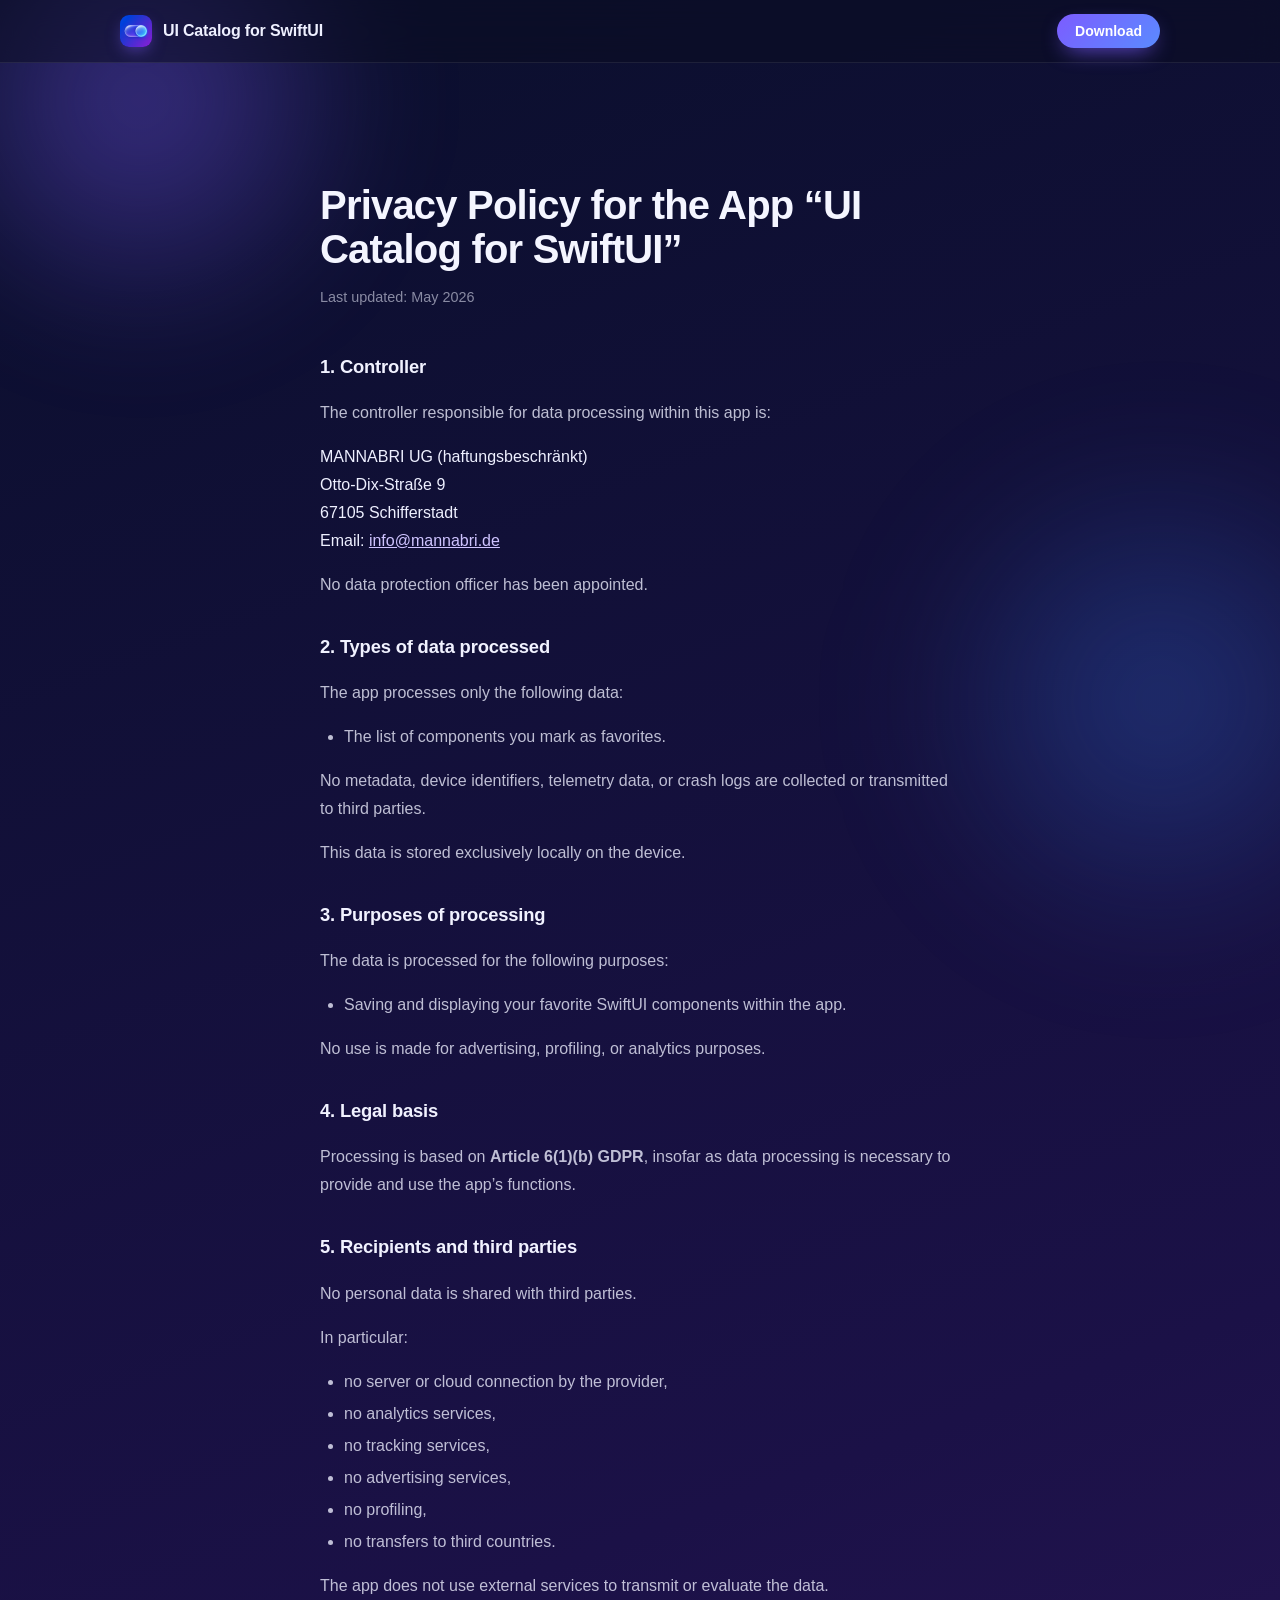
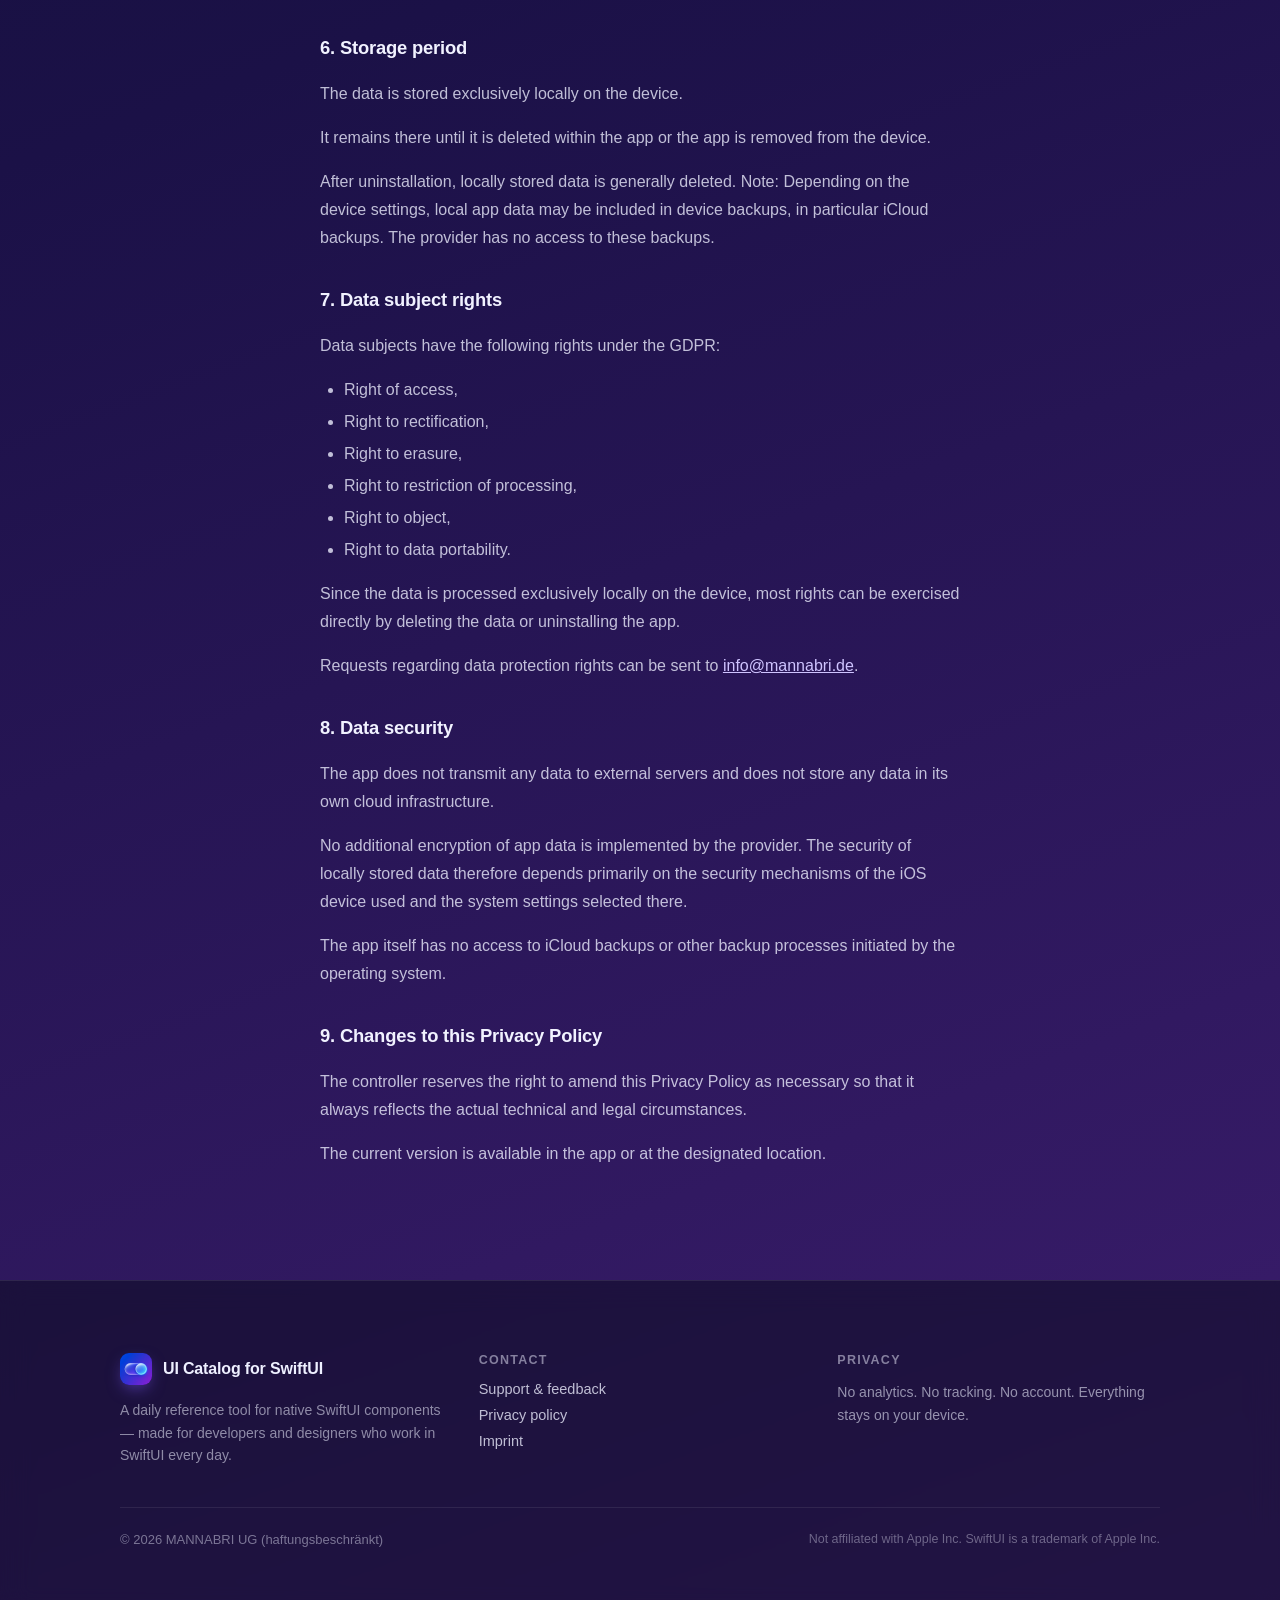
<file: apps/ui-catalog-for-swiftui/en/privacy-policy.html>
<!DOCTYPE html>
<html lang="en">

<head>
  <meta charset="utf-8">
  <meta name="viewport" content="width=device-width, initial-scale=1">
  <meta name="description" content="Privacy Policy for the app &quot;UI Catalog for SwiftUI&quot; by MANNABRI UG (haftungsbeschränkt)">
  <title>Privacy Policy – UI Catalog for SwiftUI</title>
  <link rel="stylesheet" href="styles.css">
  <style>
    .legal {
      max-width: 720px;
      margin: 0 auto;
      padding: clamp(72px, 12vw, 120px) clamp(20px, 5vw, 40px) clamp(56px, 9vw, 96px);
      line-height: 1.75;
    }

    .legal h1 {
      font-size: clamp(28px, 4.4vw, 40px);
      line-height: 1.1;
      font-weight: 750;
      letter-spacing: -.02em;
      color: #F4F5FF;
      margin: 0 0 0.25rem;
    }

    .legal .stand {
      color: rgba(238, 240, 255, .55);
      font-size: 0.9rem;
      margin-bottom: 2.5rem;
    }

    .legal h2 {
      margin-top: 2rem;
      margin-bottom: 0.5rem;
      font-size: 1.15rem;
      font-weight: 650;
      color: #F1F2FF;
      letter-spacing: -.01em;
    }

    .legal p,
    .legal ul {
      margin-bottom: 1rem;
      color: rgba(238, 240, 255, .78);
    }

    .legal ul {
      padding-left: 1.5rem;
    }

    .legal ul li {
      margin-bottom: 0.25rem;
    }

    .legal address {
      font-style: normal;
    }

    .legal a {
      color: #cfc4ff;
      text-decoration: underline;
    }
  </style>
</head>

<body>
  <div class="page">

    <div class="glow glow--top"></div>
    <div class="glow glow--bottom"></div>

    <div class="content">

      <!-- ===== NAV ===== -->
      <nav class="nav">
        <div class="nav__inner">
          <a href="index.html" class="brand">
            <span class="brand__mark">
              <img src="../assets/icon.png" alt="">
            </span>
            <span class="brand__name">UI Catalog for SwiftUI</span>
          </a>
          <a href="index.html#top" class="btn-pill">Download</a>
        </div>
      </nav>

      <!-- ===== PRIVACY POLICY ===== -->
      <main id="main-content">
        <div class="legal">
          <h1>Privacy Policy for the App “UI Catalog for SwiftUI”</h1>
          <p class="stand">Last updated: May 2026</p>

          <h2>1. Controller</h2>
          <p>The controller responsible for data processing within this app is:</p>
          <address>
            MANNABRI UG (haftungsbeschränkt)<br>
            Otto-Dix-Straße 9<br>
            67105 Schifferstadt<br>
            Email: <a href="mailto:info@mannabri.de">info@mannabri.de</a>
          </address>
          <p>No data protection officer has been appointed.</p>

          <h2>2. Types of data processed</h2>
          <p>The app processes only the following data:</p>
          <ul>
            <li>The list of components you mark as favorites.</li>
          </ul>
          <p>No metadata, device identifiers, telemetry data, or crash logs are collected or transmitted to third
            parties.</p>
          <p>This data is stored exclusively locally on the device.</p>

          <h2>3. Purposes of processing</h2>
          <p>The data is processed for the following purposes:</p>
          <ul>
            <li>Saving and displaying your favorite SwiftUI components within the app.</li>
          </ul>
          <p>No use is made for advertising, profiling, or analytics purposes.</p>

          <h2>4. Legal basis</h2>
          <p>Processing is based on <b>Article 6(1)(b) GDPR</b>, insofar as data processing is necessary to provide
            and use the app’s functions.</p>

          <h2>5. Recipients and third parties</h2>
          <p>No personal data is shared with third parties.</p>
          <p>In particular:</p>
          <ul>
            <li>no server or cloud connection by the provider,</li>
            <li>no analytics services,</li>
            <li>no tracking services,</li>
            <li>no advertising services,</li>
            <li>no profiling,</li>
            <li>no transfers to third countries.</li>
          </ul>
          <p>The app does not use external services to transmit or evaluate the data.</p>

          <h2>6. Storage period</h2>
          <p>The data is stored exclusively locally on the device.</p>
          <p>It remains there until it is deleted within the app or the app is removed from the device.</p>
          <p>After uninstallation, locally stored data is generally deleted. Note: Depending on the device settings,
            local app data may be included in device backups, in particular iCloud backups. The provider has no
            access to these backups.</p>

          <h2>7. Data subject rights</h2>
          <p>Data subjects have the following rights under the GDPR:</p>
          <ul>
            <li>Right of access,</li>
            <li>Right to rectification,</li>
            <li>Right to erasure,</li>
            <li>Right to restriction of processing,</li>
            <li>Right to object,</li>
            <li>Right to data portability.</li>
          </ul>
          <p>Since the data is processed exclusively locally on the device, most rights can be exercised directly by
            deleting the data or uninstalling the app.</p>
          <p>Requests regarding data protection rights can be sent to
            <a href="mailto:info@mannabri.de">info@mannabri.de</a>.
          </p>

          <h2>8. Data security</h2>
          <p>The app does not transmit any data to external servers and does not store any data in its own cloud
            infrastructure.</p>
          <p>No additional encryption of app data is implemented by the provider. The security of locally stored data
            therefore depends primarily on the security mechanisms of the iOS device used and the system settings
            selected there.</p>
          <p>The app itself has no access to iCloud backups or other backup processes initiated by the operating
            system.</p>

          <h2>9. Changes to this Privacy Policy</h2>
          <p>The controller reserves the right to amend this Privacy Policy as necessary so that it always reflects
            the actual technical and legal circumstances.</p>
          <p>The current version is available in the app or at the designated location.</p>
        </div>
      </main>

      <!-- ===== FOOTER ===== -->
      <footer class="footer">
        <div class="footer__inner">

          <div class="footer__grid">
            <div class="footer__brand">
              <div class="footer__brand-row">
                <span class="brand__mark">
                  <img src="../assets/icon.png" alt="">
                </span>
                <span class="brand__name">UI Catalog for SwiftUI</span>
              </div>
              <p class="footer__desc">A daily reference tool&nbsp;for native SwiftUI components — made for developers
                and designers who work in SwiftUI every day.</p>
            </div>

            <div>
              <h4>Contact</h4>
              <div class="footer__links">
                <a href="mailto:info@mannabri.de">Support &amp; feedback</a>
                <a href="privacy-policy.html">Privacy policy</a>
                <a href="../../../impressum.html">Imprint</a>
              </div>
            </div>

            <div>
              <h4>Privacy</h4>
              <p class="footer__privacy">No analytics. No tracking. No account. Everything stays on your device.</p>
            </div>
          </div>

          <div class="footer__bottom">
            <span class="footer__copyright">&copy; 2026 MANNABRI UG (haftungsbeschränkt)</span>
            <span class="footer__trademark">Not affiliated with Apple Inc. SwiftUI is a trademark of Apple Inc.</span>
          </div>
        </div>
      </footer>

    </div>
  </div>
</body>

</html>
</file>
<file: styles.css>
:root {
  --primary: #111827;
  --accent: #2563eb;
  --light: #f9fafb;
  --text: #1f2937;
}

* {
  margin: 0;
  padding: 0;
  box-sizing: border-box;
}

body {
  font-family: -apple-system, BlinkMacSystemFont, 'Segoe UI', Roboto, sans-serif;
  line-height: 1.6;
  background-color: var(--light);
  color: var(--text);
  text-align: center;
}

.container {
  width: 90%;
  max-width: 900px;
  margin: auto;
  padding: 20px 0;
}

header {
  background: var(--primary);
  color: white;
  padding: 100px 20px;
}

.subtitle {
  margin-top: 15px;
  font-size: 1.2rem;
  opacity: 0.8;
}

h2 {
  margin-bottom: 20px;
  font-size: 1.8rem;
}

.app-grid {
  display: flex;
  flex-wrap: wrap;
  justify-content: center;
  gap: 32px;
  padding: 10px 0;
}

.app-item {
  display: flex;
  flex-direction: column;
  align-items: center;
  gap: 8px;
  text-decoration: none;
  color: var(--text);
  width: 80px;
}

.app-icon {
  width: 80px;
  height: 80px;
  border-radius: 18px;
  overflow: hidden;
  box-shadow: 0 4px 12px rgba(0, 0, 0, 0.15);
  transition: transform 0.15s ease, box-shadow 0.15s ease;
}

.app-item:hover .app-icon {
  transform: scale(1.06);
  box-shadow: 0 8px 20px rgba(0, 0, 0, 0.2);
}

.app-icon img {
  width: 100%;
  height: 100%;
  object-fit: cover;
}

.app-name {
  font-size: 0.75rem;
  text-align: center;
  color: var(--text);
  line-height: 1.2;
  font-weight: bold;
}

.contact {
  text-align: center;
}

footer {
  background: #e5e7eb;
  text-align: center;
  padding: 30px 10px;
  font-size: 0.9rem;
}

footer a {
  color: var(--accent);
  text-decoration: none;
}

footer a:hover {
  text-decoration: underline;
}
</file>
<file: portfolio/drive-around/assets/index-D1AYqp2N.css>
*{margin:0;padding:0}html,body{overflow:hidden}.webgl{position:fixed;top:0;left:0;outline:none}#mobile-controls{position:fixed;top:0;right:0;bottom:0;left:0;display:flex;pointer-events:none;z-index:10}#joystick-zone{flex:1;position:relative;pointer-events:all}#button-zone{flex:1;display:flex;flex-direction:row;align-items:flex-end;justify-content:flex-end;pointer-events:none;gap:12px;padding:24px}#btn-accelerate,#btn-brake{pointer-events:all;background:#ffffff1f;border:2px solid rgba(255,255,255,.35);border-radius:16px;font-size:2.5rem;color:#fffc;touch-action:none;cursor:pointer;-webkit-tap-highlight-color:transparent;transition:background .1s}#btn-brake{width:70px;height:70px;font-size:1.8rem}#btn-accelerate{width:100px;height:100px}#btn-accelerate:active,#btn-brake:active{background:#ffffff47}
</file>
<file: apps/my-wheelie-tracker/styles.css>
/* ====================================================================
   WHEELIE TRACKER — App Landing Page Stylesheet
   Mobile-first CSS — breakpoints: 640 px (sm), 768 px (md), 1024 px (lg)
   ==================================================================== */


/* ====================================================================
   1. CSS CUSTOM PROPERTIES
   ==================================================================== */
:root {
  /* Brand colours */
  --clr-accent: #ff9f0a;
  /* iOS orange */
  --clr-accent-dark: #e88f00;
  --clr-bg: #f9fafb;
  --clr-surface: #ffffff;
  --clr-dark: #111827;
  --clr-dark-2: #1c1c1e;
  /* iOS near-black */
  --clr-muted: #6b7280;
  --clr-subtle: #e5e7eb;
  --clr-text: #1f2937;
  --clr-text-inv: #ffffff;

  /* Typography */
  --font: -apple-system, BlinkMacSystemFont, 'Segoe UI', Roboto, Helvetica, Arial, sans-serif;
  --font-size-base: 1rem;
  --line-height: 1.65;

  /* Spacing scale */
  --sp-1: 0.25rem;
  --sp-2: 0.5rem;
  --sp-3: 0.75rem;
  --sp-4: 1rem;
  --sp-5: 1.25rem;
  --sp-6: 1.5rem;
  --sp-8: 2rem;
  --sp-12: 3rem;
  --sp-16: 4rem;
  --sp-20: 5rem;

  /* Layout */
  --container-max: 1120px;
  --container-pad: 1.25rem;

  /* Borders */
  --radius: 12px;
  --radius-sm: 8px;

  /* Motion */
  --transition: 200ms ease;
}


/* ====================================================================
   2. RESET / BASE
   ==================================================================== */
*,
*::before,
*::after {
  box-sizing: border-box;
  margin: 0;
  padding: 0;
}

html {
  scroll-behavior: smooth;
}

/* Respect user reduced-motion preference */
@media (prefers-reduced-motion: reduce) {
  html {
    scroll-behavior: auto;
  }

  *,
  *::before,
  *::after {
    animation-duration: 0.01ms !important;
    transition-duration: 0.01ms !important;
  }
}

body {
  font-family: var(--font);
  font-size: var(--font-size-base);
  line-height: var(--line-height);
  color: var(--clr-text);
  background-color: var(--clr-bg);
  -webkit-font-smoothing: antialiased;
  -moz-osx-font-smoothing: grayscale;
}

img,
svg {
  display: block;
  max-width: 100%;
}

.screenshot {
  width: 220px;
  height: 440px;
  object-fit: cover;
  border-radius: 32px;
  border: 8px solid #151515;
  box-shadow: 4px 8px 20px 0 rgba(45, 45, 45, 0.48);
}

ul,
ol {
  list-style: none;
}

a {
  color: inherit;
  text-decoration: none;
}

button {
  cursor: pointer;
  font-family: inherit;
  border: none;
  background: transparent;
}


/* ====================================================================
   3. ACCESSIBILITY UTILITIES
   ==================================================================== */

/* Skip link — visually hidden until it receives focus */
.skip-link {
  position: absolute;
  top: -100%;
  left: var(--sp-4);
  z-index: 9999;
  padding: var(--sp-2) var(--sp-5);
  background: var(--clr-accent);
  color: var(--clr-dark-2);
  font-weight: 700;
  border-radius: 0 0 var(--radius-sm) var(--radius-sm);
  transition: top var(--transition);
}

.skip-link:focus {
  top: 0;
}

/* Visually hidden utility — readable by assistive tech */
.visually-hidden {
  position: absolute;
  width: 1px;
  height: 1px;
  padding: 0;
  margin: -1px;
  overflow: hidden;
  clip: rect(0 0 0 0);
  white-space: nowrap;
  border: 0;
}

/* Consistent focus ring for all interactive elements */
:focus-visible {
  outline: 3px solid var(--clr-accent);
  outline-offset: 3px;
  border-radius: 4px;
}


/* ====================================================================
   4. LAYOUT
   ==================================================================== */
.container {
  width: 100%;
  max-width: var(--container-max);
  margin-inline: auto;
  padding-inline: var(--container-pad);
}


/* ====================================================================
   5. BUTTONS
   ==================================================================== */
.btn {
  display: inline-flex;
  align-items: center;
  justify-content: center;
  padding: var(--sp-3) var(--sp-6);
  border-radius: var(--radius);
  font-weight: 600;
  font-size: 0.9375rem;
  transition:
    background var(--transition),
    color var(--transition),
    transform var(--transition),
    box-shadow var(--transition);
}

.btn-primary {
  background: var(--clr-accent);
  color: var(--clr-dark-2);
}

.btn-primary:hover,
.btn-primary:focus-visible {
  background: var(--clr-accent-dark);
  transform: translateY(-1px);
}

.btn-secondary {
  background: transparent;
  color: var(--clr-accent);
  border: 2px solid var(--clr-accent);
  padding: calc(var(--sp-3) - 2px) calc(var(--sp-6) - 2px);
}

.btn-secondary:hover,
.btn-secondary:focus-visible {
  background: var(--clr-accent);
  color: var(--clr-dark-2);
}

/* Coming Soon badge */
.coming-soon-badge {
  display: inline-block;
  background: var(--clr-accent);
  color: #000;
  font-size: 0.75rem;
  font-weight: 700;
  letter-spacing: 0.1em;
  text-transform: uppercase;
  padding: 4px 12px;
  border-radius: 20px;
  margin-bottom: var(--sp-3);
}

/* App Store badge button */
.btn-app-store {
  display: inline-block;
  border-radius: 10px;
  transition: opacity var(--transition), transform var(--transition);
}

.btn-app-store:hover,
.btn-app-store:focus-visible {
  opacity: 0.85;
  transform: translateY(-2px);
}

.appstore-badge {
  display: inline-flex;
  align-items: center;
  gap: var(--sp-3);
  background: #000000;
  color: #ffffff;
  padding: 10px 18px;
  border-radius: 10px;
  min-width: 160px;
}

.apple-glyph {
  flex-shrink: 0;
}

.appstore-label {
  display: flex;
  flex-direction: column;
}

.appstore-dl {
  font-size: 0.6875rem;
  font-weight: 400;
  letter-spacing: 0.01em;
  line-height: 1.2;
}

.appstore-name {
  font-size: 1.1875rem;
  font-weight: 700;
  letter-spacing: -0.01em;
  line-height: 1.2;
}


/* ====================================================================
   6. HEADER / NAV
   ==================================================================== */
.site-header {
  position: sticky;
  top: 0;
  z-index: 100;
  background: var(--clr-dark-2);
  color: var(--clr-text-inv);
  border-bottom: 1px solid rgba(255, 255, 255, 0.08);
}

.header-inner {
  position: relative;
  /* anchor for absolute dropdown */
  display: flex;
  align-items: center;
  justify-content: space-between;
  min-height: 3.5rem;
  /* 56 px */
  gap: var(--sp-4);
}

/* Logotype */
.logo {
  display: flex;
  align-items: center;
  gap: var(--sp-2);
  color: var(--clr-text-inv);
  font-weight: 700;
  font-size: 1.0625rem;
  flex-shrink: 0;
}

.logo-icon {
  color: var(--clr-accent);
  border-radius: 22%;
  flex-shrink: 0;
}

/* Mobile nav toggle */
.nav-toggle {
  display: flex;
  align-items: center;
  justify-content: center;
  width: 2.5rem;
  height: 2.5rem;
  color: var(--clr-text-inv);
  border-radius: var(--radius-sm);
  transition: background var(--transition);
}

.nav-toggle:hover,
.nav-toggle:focus-visible {
  background: rgba(255, 255, 255, 0.1);
}

/* Hamburger icon (three bars → X via [aria-expanded="true"]) */
.hamburger,
.hamburger::before,
.hamburger::after {
  display: block;
  width: 20px;
  height: 2px;
  background: currentColor;
  border-radius: 2px;
  transition: transform var(--transition), opacity var(--transition);
}

.hamburger {
  position: relative;
}

.hamburger::before,
.hamburger::after {
  content: '';
  position: absolute;
  left: 0;
}

.hamburger::before {
  top: -6px;
}

.hamburger::after {
  top: 6px;
}

[aria-expanded="true"] .hamburger {
  background: transparent;
}

[aria-expanded="true"] .hamburger::before {
  transform: translateY(6px) rotate(45deg);
}

[aria-expanded="true"] .hamburger::after {
  transform: translateY(-6px) rotate(-45deg);
}

/* Primary nav — hidden on mobile by default */
.primary-nav {
  display: none;
  position: absolute;
  top: 100%;
  left: 0;
  right: 0;
  background: var(--clr-dark-2);
  border-top: 1px solid rgba(255, 255, 255, 0.08);
  border-bottom: 1px solid rgba(255, 255, 255, 0.08);
  padding: var(--sp-4) var(--container-pad);
}

.primary-nav.is-open {
  display: block;
}

.primary-nav ul {
  display: flex;
  flex-direction: column;
}

.primary-nav a {
  display: block;
  padding: var(--sp-3) 0;
  color: var(--clr-text-inv);
  font-size: 1rem;
  border-bottom: 1px solid rgba(255, 255, 255, 0.06);
  transition: color var(--transition);
}

.primary-nav a:hover {
  color: var(--clr-accent);
}

.nav-cta {
  display: none;
  /* shown only on wider screens (see media query below) */
}


/* ====================================================================
   7. HERO
   ==================================================================== */
.hero {
  background: var(--clr-dark-2);
  color: var(--clr-text-inv);
  padding: var(--sp-12) 0 var(--sp-16);
}

.hero-inner {
  display: flex;
  flex-direction: column;
  align-items: center;
  gap: var(--sp-8);
  text-align: center;
}

.hero-text {
  display: flex;
  flex-direction: column;
  align-items: center;
  gap: var(--sp-4);
  max-width: 600px;
}

/* App icon placeholder (replace SVG with real icon image) */
.hero-app-icon {
  width: 100px;
  height: 100px;
  border-radius: 22%;
  overflow: hidden;
  flex-shrink: 0;
  box-shadow: 0 8px 32px rgba(0, 0, 0, 0.45);
}

.hero-app-icon svg {
  width: 100%;
  height: 100%;
}

.hero h1 {
  font-size: clamp(2rem, 6vw, 3rem);
  font-weight: 800;
  letter-spacing: -0.025em;
  line-height: 1.15;
}

.hero-tagline {
  font-size: clamp(1rem, 3vw, 1.25rem);
  color: var(--clr-accent);
  font-weight: 600;
  line-height: 1.4;
}

.hero-desc {
  font-size: 0.9375rem;
  color: rgba(255, 255, 255, 0.7);
  line-height: 1.75;
}

/* Hero device mockup */
.hero-device {
  width: 100%;
  max-width: 200px;
}

.phone-svg {
  width: 100%;
  height: auto;
  filter: drop-shadow(0 24px 48px rgba(0, 0, 0, 0.55));
}


/* ====================================================================
   8. SHARED SECTION CHROME
   ==================================================================== */
.section-value,
.section-features,
.section-screenshots,
.section-safety,
.section-privacy {
  padding: var(--sp-16) 0;
}

.section-value h2,
.section-features h2,
.section-screenshots h2,
.section-safety h2,
.section-privacy h2 {
  font-size: clamp(1.5rem, 4vw, 2.25rem);
  font-weight: 800;
  letter-spacing: -0.025em;
  line-height: 1.2;
  margin-bottom: var(--sp-4);
}

.section-intro {
  color: var(--clr-muted);
  margin-bottom: var(--sp-8);
}


/* ====================================================================
   9. VALUE PROPOSITION
   ==================================================================== */
.section-value {
  background: var(--clr-surface);
  text-align: center;
}

.section-value .container {
  max-width: 720px;
}

.section-value p {
  font-size: 1.0625rem;
  color: var(--clr-muted);
  line-height: 1.8;
}


/* ====================================================================
   10. FEATURES
   ==================================================================== */
.section-features {
  background: var(--clr-bg);
}

.section-features h2 {
  text-align: center;
  margin-bottom: var(--sp-8);
}

/* Grid: 1 column → 2 columns (640 px) → 3 columns (1024 px) */
.feature-grid {
  display: grid;
  grid-template-columns: 1fr;
  gap: var(--sp-4);
}

.feature-card {
  background: var(--clr-surface);
  border-radius: var(--radius);
  padding: var(--sp-6);
  display: flex;
  flex-direction: column;
  gap: var(--sp-3);
  box-shadow: 0 1px 4px rgba(0, 0, 0, 0.06);
  transition: box-shadow var(--transition), transform var(--transition);
}

.feature-card:hover {
  box-shadow: 0 6px 20px rgba(0, 0, 0, 0.1);
  transform: translateY(-2px);
}

.feature-icon {
  width: 48px;
  height: 48px;
  flex-shrink: 0;
}

.feature-card h3 {
  font-size: 1rem;
  font-weight: 700;
  color: var(--clr-dark);
}

.feature-card p {
  font-size: 0.9375rem;
  color: var(--clr-muted);
  line-height: 1.6;
}


/* ====================================================================
   11. SCREENSHOTS
   ==================================================================== */
.section-screenshots {
  background: var(--clr-dark-2);
  color: var(--clr-text-inv);
}

.section-screenshots h2,
.section-screenshots .section-intro {
  text-align: center;
}

.section-screenshots .section-intro {
  color: rgba(255, 255, 255, 0.5);
}

/* Horizontal scroll on mobile; grid on larger screens */
.screenshot-track {
  display: flex;
  gap: var(--sp-5);
  overflow-x: auto;
  scroll-snap-type: x mandatory;
  -webkit-overflow-scrolling: touch;
  padding-bottom: var(--sp-4);
  /* Thin custom scrollbar */
  scrollbar-width: thin;
  scrollbar-color: rgba(255, 255, 255, 0.2) transparent;
}

.screenshot-track::-webkit-scrollbar {
  height: 4px;
}

.screenshot-track::-webkit-scrollbar-track {
  background: transparent;
}

.screenshot-track::-webkit-scrollbar-thumb {
  background: rgba(255, 255, 255, 0.2);
  border-radius: 2px;
}

.screenshot-item {
  scroll-snap-align: start;
  flex: 0 0 220px;
  display: flex;
  flex-direction: column;
  align-items: center;
  gap: var(--sp-3);
}

.phone-frame {
  width: 200px;
  border-radius: 28px;
  overflow: hidden;
  box-shadow: 0 16px 40px rgba(0, 0, 0, 0.55);
}

.phone-frame svg {
  width: 100%;
  height: auto;
  display: block;
}

.screenshot-item figcaption {
  font-size: 0.875rem;
  color: rgba(255, 255, 255, 0.6);
  text-align: center;
  max-width: 200px;
}


/* ====================================================================
   12. SAFETY NOTICE
   ==================================================================== */
.section-safety {
  background: #fffbeb;
  border-top: 3px solid #f59e0b;
  border-bottom: 3px solid #f59e0b;
}

.section-safety .container {
  max-width: 760px;
  text-align: center;
}

.safety-icon {
  margin: 0 auto var(--sp-4);
}

.section-safety h2 {
  color: #92400e;
}

.section-safety p {
  font-size: 0.9375rem;
  color: #78350f;
  line-height: 1.8;
}


/* ====================================================================
   13. PRIVACY
   ==================================================================== */
.section-privacy {
  background: var(--clr-surface);
}

.section-privacy .container {
  max-width: 720px;
  text-align: center;
}

.privacy-icon {
  margin: 0 auto var(--sp-4);
  color: var(--clr-muted);
}

.section-privacy p {
  font-size: 0.9375rem;
  color: var(--clr-muted);
  line-height: 1.8;
  margin-bottom: var(--sp-6);
}


/* ====================================================================
   14. FOOTER
   ==================================================================== */
.site-footer {
  background: var(--clr-dark-2);
  color: rgba(255, 255, 255, 0.5);
  padding: var(--sp-8) 0;
}

.footer-inner {
  display: flex;
  flex-direction: column;
  align-items: center;
  gap: var(--sp-4);
  text-align: center;
}

.footer-links {
  display: flex;
  flex-wrap: wrap;
  justify-content: center;
  align-items: center;
  gap: var(--sp-2) var(--sp-3);
}

.footer-links a {
  color: rgba(255, 255, 255, 0.6);
  font-size: 0.875rem;
  transition: color var(--transition);
}

.footer-links a:hover,
.footer-links a:focus-visible {
  color: var(--clr-accent);
}

.footer-sep {
  color: rgba(255, 255, 255, 0.2);
  font-size: 0.875rem;
  user-select: none;
}

.footer-copy {
  font-size: 0.8125rem;
  color: rgba(255, 255, 255, 0.3);
}


/* ====================================================================
   15. RESPONSIVE — SMALL (640 px+)
   ==================================================================== */
@media (min-width: 40em) {
  .feature-grid {
    grid-template-columns: repeat(2, 1fr);
  }

  /* Wrap screenshot strip into a centred flex wrap on small tablets */
  .screenshot-track {
    flex-wrap: wrap;
    justify-content: center;
    overflow-x: visible;
    scroll-snap-type: none;
  }

  .screenshot-item {
    flex: 0 0 180px;
  }

  .screenshot-item .screenshot {
    width: 180px;
    height: 360px;
  }
}


/* ====================================================================
   16. RESPONSIVE — TABLET (768 px+)
   ==================================================================== */
@media (min-width: 48em) {

  /* Show navigation inline; hide the mobile toggle */
  .nav-toggle {
    display: none;
  }

  /* Override both the default (display:none) and the .is-open state */
  .primary-nav,
  .primary-nav.is-open {
    display: flex;
    position: static;
    background: transparent;
    border: none;
    padding: 0;
    flex: 1;
    justify-content: flex-end;
  }

  .primary-nav ul {
    flex-direction: row;
    align-items: center;
    gap: var(--sp-2);
  }

  .primary-nav a {
    padding: var(--sp-2) var(--sp-3);
    border-bottom: none;
    font-size: 0.9375rem;
    border-radius: var(--radius-sm);
  }

  .nav-cta {
    display: flex;
    margin-left: var(--sp-2);
  }

  .nav-cta .btn {
    padding: var(--sp-2) var(--sp-4);
    font-size: 0.875rem;
  }

  /* Hero: side-by-side layout */
  .hero-inner {
    flex-direction: row;
    text-align: left;
    align-items: center;
    justify-content: space-between;
  }

  .hero-text {
    align-items: flex-start;
    flex: 1;
    max-width: 520px;
  }

  .hero-device {
    flex-shrink: 0;
    max-width: 220px;
  }
}


/* ====================================================================
   17. RESPONSIVE — DESKTOP (1024 px+)
   ==================================================================== */
@media (min-width: 64em) {
  :root {
    --container-pad: 2rem;
  }

  .hero {
    padding: var(--sp-20) 0;
  }

  .hero-app-icon {
    width: 120px;
    height: 120px;
  }

  .hero-device {
    max-width: 260px;
  }

  .feature-grid {
    grid-template-columns: repeat(3, 1fr);
  }

  /* Screenshots: 5-column grid on desktop, no horizontal scroll */
  .screenshot-track {
    display: grid;
    grid-template-columns: repeat(5, 1fr);
    gap: var(--sp-6);
    overflow-x: visible;
    flex-wrap: unset;
    scroll-snap-type: none;
  }

  .screenshot-item {
    flex: none;
  }
}


/* ====================================================================
   18. PRINT
   ==================================================================== */
@media print {

  .site-header,
  .nav-toggle,
  .btn-app-store,
  .hero-device,
  .screenshot-track {
    display: none;
  }

  body {
    color: #000;
    background: #fff;
  }

  a::after {
    content: ' (' attr(href) ')';
    font-size: 0.8em;
    color: #555;
  }
}
</file>
<file: apps/ui-catalog-for-swiftui/en/styles.css>
/* SwiftUI Catalog — landing page styles */

:root {
  --accent: #7C5CFF;
  --grad: linear-gradient(160deg, #0a0f2c 0%, #1b1147 48%, #3c1d6e 100%);
}

* { box-sizing: border-box; }

html { scroll-behavior: smooth; }

body {
  margin: 0;
  background: #0a0f2c;
  -webkit-font-smoothing: antialiased;
  -moz-osx-font-smoothing: grayscale;
  text-rendering: optimizeLegibility;
  color: #EEF0FF;
  font-family: -apple-system, BlinkMacSystemFont, 'SF Pro Text', 'Helvetica Neue', Helvetica, Arial, sans-serif;
}

a { text-decoration: none; }

@keyframes floatGlow {
  0%, 100% { transform: translate(0, 0) scale(1); }
  50% { transform: translate(0, -34px) scale(1.06); }
}

::selection { background: rgba(124, 92, 255, .35); }

/* ===== Page shell ===== */

.page {
  background: var(--grad);
  color: #EEF0FF;
  min-height: 100vh;
  position: relative;
  overflow-x: hidden;
}

.glow {
  position: absolute;
  border-radius: 50%;
  filter: blur(50px);
  z-index: 0;
  pointer-events: none;
  animation: floatGlow 14s ease-in-out infinite;
}
.glow--top {
  top: -160px; left: -120px; width: 520px; height: 520px;
  background: radial-gradient(circle, rgba(124, 92, 255, .42), transparent 68%);
}
.glow--bottom {
  top: 420px; right: -160px; width: 560px; height: 560px;
  filter: blur(60px);
  background: radial-gradient(circle, rgba(56, 120, 240, .32), transparent 66%);
  animation-duration: 18s;
  animation-direction: reverse;
}

.content { position: relative; z-index: 1; }

.wrap {
  max-width: 1120px;
  margin: 0 auto;
  padding-left: clamp(20px, 5vw, 40px);
  padding-right: clamp(20px, 5vw, 40px);
}

/* ===== Nav ===== */

.nav {
  position: sticky;
  top: 0;
  z-index: 20;
  backdrop-filter: blur(18px);
  -webkit-backdrop-filter: blur(18px);
  background: rgba(10, 12, 32, .5);
  border-bottom: 1px solid rgba(255, 255, 255, .08);
}
.nav__inner {
  max-width: 1120px;
  margin: 0 auto;
  padding: 14px clamp(20px, 5vw, 40px);
  display: flex;
  align-items: center;
  justify-content: space-between;
  gap: 16px;
}
.brand {
  display: flex;
  align-items: center;
  gap: 11px;
  color: #EEF0FF;
}
.brand__mark {
  width: 32px; height: 32px;
  border-radius: 9px;
  overflow: hidden;
  display: flex; align-items: center; justify-content: center;
  box-shadow: 0 6px 18px -6px rgba(124, 92, 255, .8);
}
.brand__mark img {
  width: 100%; height: 100%;
  object-fit: cover;
}
.brand__name { font-weight: 650; font-size: 16px; letter-spacing: -.01em; }

.btn-pill {
  display: inline-flex; align-items: center; gap: 8px;
  padding: 9px 18px;
  border-radius: 999px;
  font-size: 14px; font-weight: 600; color: #fff;
  background: linear-gradient(135deg, var(--accent), #5a8bff);
  box-shadow: 0 8px 22px -8px rgba(124, 92, 255, .9);
}

/* ===== Hero ===== */

.hero {
  max-width: 1120px;
  margin: 0 auto;
  padding: clamp(72px, 12vw, 130px) clamp(20px, 5vw, 40px) clamp(48px, 8vw, 80px);
  text-align: center;
}

.hero h1 {
  margin: 26px auto 0;
  max-width: 15ch;
  font-size: clamp(36px, 6.4vw, 66px);
  line-height: 1.04;
  font-weight: 750;
  letter-spacing: -.025em;
  color: #F4F5FF;
  text-wrap: balance;
}

.hero p {
  margin: 24px auto 0;
  max-width: 60ch;
  font-size: clamp(16px, 2.1vw, 20px);
  line-height: 1.55;
  color: rgba(238, 240, 255, .72);
  text-wrap: pretty;
}

.hero__ctas {
  margin: 38px auto 0;
  display: flex; flex-wrap: wrap; gap: 16px;
  align-items: center; justify-content: center;
}

.btn-store {
  display: inline-flex; align-items: center; gap: 12px;
  padding: 15px 26px;
  border-radius: 16px;
  background: #000;
  border: 1px solid rgba(255, 255, 255, .16);
  color: #fff;
  box-shadow: 0 16px 40px -18px rgba(0, 0, 0, .8);
}
.btn-store__icon {
  width: 34px; height: 34px;
  border-radius: 9px;
  background: linear-gradient(150deg, var(--accent), #4f8bff);
  display: flex; align-items: center; justify-content: center;
}
.btn-store__text { text-align: left; line-height: 1.15; }
.btn-store__eyebrow { display: block; font-size: 11px; color: rgba(255, 255, 255, .6); letter-spacing: .02em; }
.btn-store__label { display: block; font-size: 18px; font-weight: 650; letter-spacing: -.01em; }

.hero__badges {
  margin: 44px auto 0;
  display: flex; flex-wrap: wrap; gap: 10px;
  align-items: center; justify-content: center;
  max-width: 720px;
}
.badge {
  display: inline-flex; align-items: center; gap: 8px;
  padding: 8px 15px;
  border-radius: 999px;
  background: rgba(255, 255, 255, .05);
  border: 1px solid rgba(255, 255, 255, .1);
  font-size: 13px;
  color: rgba(238, 240, 255, .82);
}
.badge__check { color: var(--accent); }

/* ===== Section headings ===== */

.eyebrow {
  font-size: 12.5px;
  font-weight: 600;
  letter-spacing: .13em;
  text-transform: uppercase;
  color: var(--accent);
}

.section-head { max-width: 640px; }
.section-head h2 {
  margin: 14px 0 0;
  font-size: clamp(28px, 4.4vw, 46px);
  line-height: 1.08;
  font-weight: 720;
  letter-spacing: -.022em;
  color: #F4F5FF;
  text-wrap: balance;
}
.section-head p {
  margin: 16px 0 0;
  font-size: clamp(16px, 2vw, 18px);
  line-height: 1.6;
  color: rgba(238, 240, 255, .68);
  text-wrap: pretty;
}

/* ===== Features ===== */

.features {
  max-width: 1120px;
  margin: 0 auto;
  padding: clamp(40px, 6vw, 72px) clamp(20px, 5vw, 40px) clamp(56px, 9vw, 110px);
  display: flex;
  flex-direction: column;
  gap: clamp(56px, 9vw, 112px);
}

.feature {
  display: grid;
  grid-template-columns: repeat(auto-fit, minmax(min(100%, 300px), 1fr));
  gap: clamp(28px, 5vw, 64px);
  align-items: center;
}
.feature__text { order: 1; }
.feature__phone { order: 2; }

@media (min-width: 700px) {
  .feature--reverse .feature__text { order: 2; }
  .feature--reverse .feature__phone { order: 1; }
}

.feature__index {
  font-family: ui-monospace, 'SF Mono', Menlo, monospace;
  font-size: 14px; font-weight: 600;
  color: var(--accent);
  letter-spacing: .04em;
}
.feature h3 {
  margin: 12px 0 0;
  font-size: clamp(23px, 3.2vw, 32px);
  line-height: 1.12;
  font-weight: 700;
  letter-spacing: -.02em;
  color: #F2F3FF;
}
.feature p {
  margin: 16px 0 0;
  font-size: 17px;
  line-height: 1.62;
  color: rgba(238, 240, 255, .68);
  max-width: 46ch;
}

.feature__tags {
  margin-top: 18px;
  display: flex; flex-wrap: wrap; gap: 8px;
}
.tag {
  padding: 6px 13px;
  border-radius: 8px;
  font-size: 13px; font-weight: 550;
  background: rgba(255, 255, 255, .05);
  border: 1px solid rgba(255, 255, 255, .12);
  color: rgba(238, 240, 255, .7);
}
.tag--active {
  background: rgba(124, 92, 255, .14);
  border-color: rgba(124, 92, 255, .24);
  color: #cfc4ff;
}
.tag--label { align-self: center; font-size: 13px; color: rgba(238, 240, 255, .5); background: none; border: none; padding: 0; }

/* Phone placeholder mockup */

.feature__phone { width: min(100%, 262px); justify-self: center; }
.phone {
  position: relative;
  background: linear-gradient(155deg, #15151f, #0a0a11);
  border-radius: 44px;
  padding: 12px;
  border: 1px solid rgba(255, 255, 255, .07);
  box-shadow: 0 40px 80px -30px rgba(0, 0, 0, .75), inset 0 0 0 1px rgba(255, 255, 255, .05);
}
.phone__screen {
  position: relative;
  width: 100%;
  aspect-ratio: 1320 / 2868; /* iPhone 17 Pro Max simulator resolution */
  border-radius: 33px;
  overflow: hidden;
  background: #0d1020;
}
.phone__placeholder {
  position: absolute; inset: 0;
  padding: 26px;
  display: flex; align-items: center; justify-content: center;
  background: repeating-linear-gradient(135deg, rgba(255, 255, 255, .045) 0 1px, transparent 1px 13px), #0d1020;
}
.phone__screenshot {
  position: absolute; inset: 0;
  width: 100%; height: 100%;
  object-fit: contain;
  background: #0d1020;
}
.phone__caption {
  font-family: ui-monospace, 'SF Mono', Menlo, monospace;
  font-size: 12px;
  letter-spacing: .02em;
  color: rgba(238, 240, 255, .4);
  text-align: center;
  line-height: 1.7;
}

/* ===== Why section ===== */

.why {
  max-width: 1120px;
  margin: 0 auto;
  padding: clamp(48px, 8vw, 96px) clamp(20px, 5vw, 40px);
}

.why__grid {
  margin-top: 40px;
  display: grid;
  grid-template-columns: repeat(auto-fit, minmax(230px, 1fr));
  gap: 18px;
}

.card {
  background: rgba(255, 255, 255, .055);
  border: 1px solid rgba(255, 255, 255, .12);
  border-radius: 22px;
  backdrop-filter: blur(20px);
  -webkit-backdrop-filter: blur(20px);
  box-shadow: 0 22px 55px -34px rgba(0, 0, 0, .8);
  padding: 26px;
}
.card__icon {
  display: flex;
  width: 46px; height: 46px;
  border-radius: 13px;
  align-items: center; justify-content: center;
  background: rgba(124, 92, 255, .16);
  color: #a99bff;
}
.card h3 {
  margin: 18px 0 0;
  font-size: 18px; font-weight: 640;
  color: #F1F2FF;
  letter-spacing: -.01em;
}
.card p {
  margin: 9px 0 0;
  font-size: 14.5px;
  line-height: 1.55;
  color: rgba(238, 240, 255, .62);
}

/* ===== Footer ===== */

.footer {
  border-top: 1px solid rgba(255, 255, 255, .09);
  background: rgba(8, 10, 26, .5);
  backdrop-filter: blur(14px);
  -webkit-backdrop-filter: blur(14px);
}
.footer__inner {
  max-width: 1120px;
  margin: 0 auto;
  padding: clamp(44px, 7vw, 72px) clamp(20px, 5vw, 40px);
}
.footer__grid {
  display: grid;
  grid-template-columns: repeat(auto-fit, minmax(min(100%, 260px), 1fr));
  gap: 36px;
  align-items: start;
}
.footer__brand { max-width: 360px; }
.footer__brand-row { display: flex; align-items: center; gap: 11px; }
.footer__desc {
  margin: 14px 0 0;
  font-size: 14px; line-height: 1.6;
  color: rgba(238, 240, 255, .55);
}
.footer h4 {
  margin: 0;
  font-size: 12.5px; font-weight: 600;
  letter-spacing: .1em; text-transform: uppercase;
  color: rgba(238, 240, 255, .5);
}
.footer__links { margin-top: 14px; display: flex; flex-direction: column; gap: 10px; }
.footer__links a { font-size: 14.5px; color: rgba(238, 240, 255, .78); }
.footer__privacy {
  margin: 14px 0 0;
  font-size: 14px; line-height: 1.6;
  color: rgba(238, 240, 255, .58);
}

.footer__bottom {
  margin-top: 40px;
  padding-top: 24px;
  border-top: 1px solid rgba(255, 255, 255, .08);
  display: flex; flex-wrap: wrap;
  gap: 8px 20px;
  justify-content: space-between;
  align-items: center;
}
.footer__copyright { font-size: 13px; color: rgba(238, 240, 255, .45); }
.footer__trademark { font-size: 12.5px; color: rgba(238, 240, 255, .38); }
</file>
